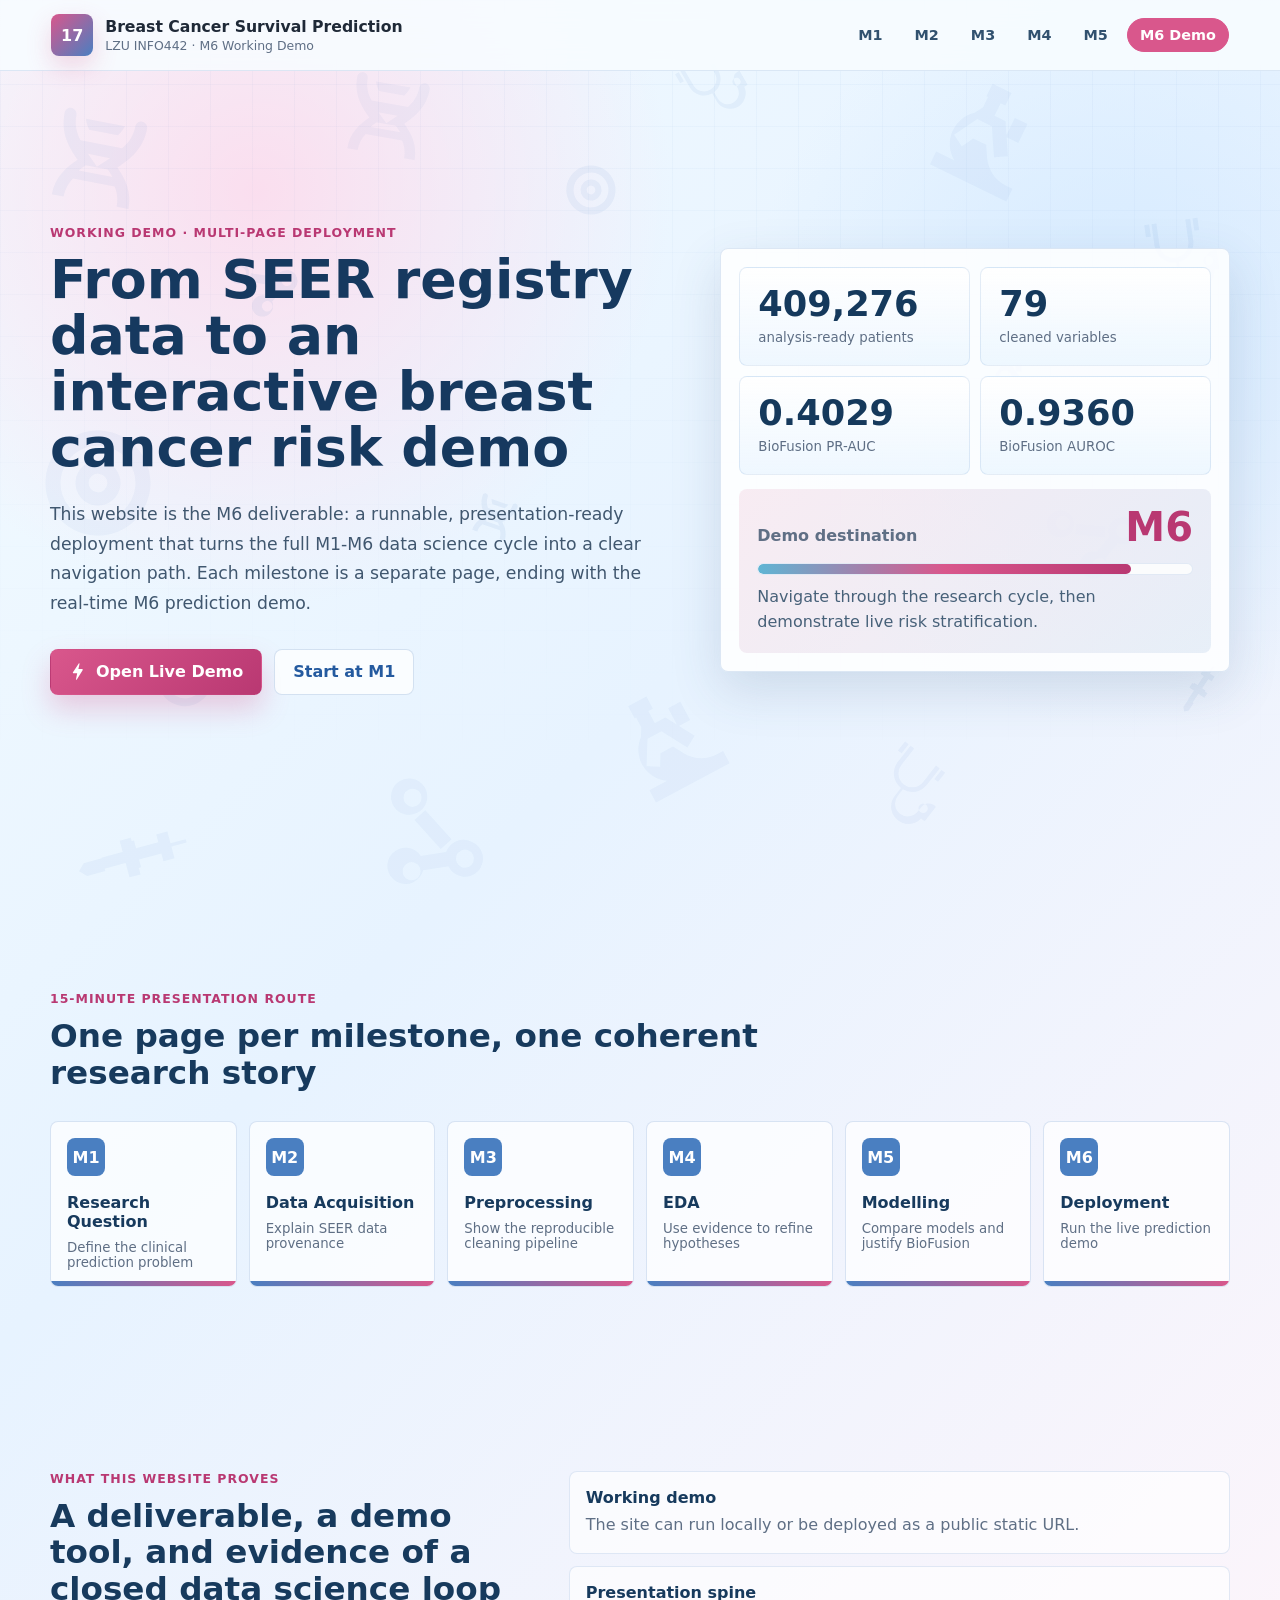
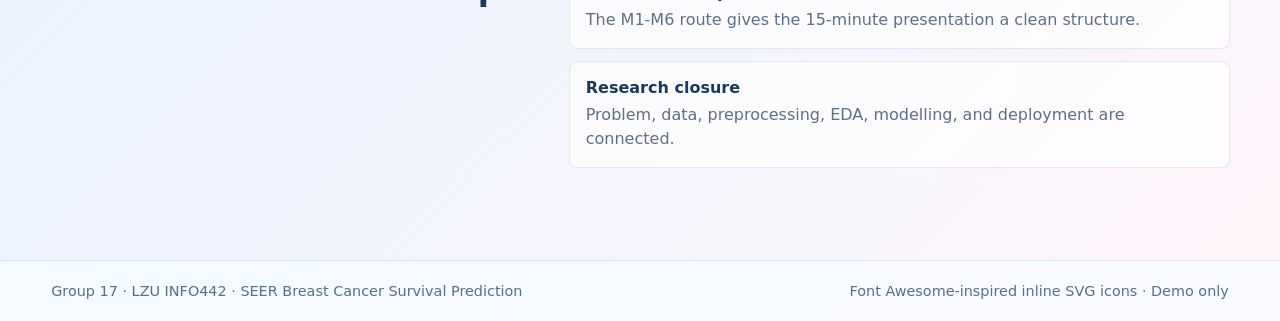
<file: index.html>
<!doctype html>
<html lang="en">
  <head>
    <meta charset="utf-8" />
    <meta name="viewport" content="width=device-width, initial-scale=1" />
    <title>Group 17 M6 Demo | Breast Cancer Survival Prediction</title>
    <meta
      name="description"
      content="INFO442 Group 17 multi-page working demo for SEER breast cancer-specific mortality prediction."
    />
    <link rel="stylesheet" href="styles.css" />
  </head>
  <body data-page="home">
    <div id="decor"></div>
    <header class="site-header">
      <a class="brand" href="index.html" aria-label="Home">
        <span class="brand-mark">17</span>
        <span>
          <strong>Breast Cancer Survival Prediction</strong>
          <small>LZU INFO442 · M6 Working Demo</small>
        </span>
      </a>
      <nav class="main-nav" aria-label="Milestone navigation">
        <a href="m1.html">M1</a>
        <a href="m2.html">M2</a>
        <a href="m3.html">M3</a>
        <a href="m4.html">M4</a>
        <a href="m5.html">M5</a>
        <a class="demo-link" href="m6.html">M6 Demo</a>
      </nav>
    </header>

    <main>
      <section class="hero section-band">
        <div class="hero-copy">
          <p class="eyebrow">Working demo · multi-page deployment</p>
          <h1>From SEER registry data to an interactive breast cancer risk demo</h1>
          <p class="hero-lede">
            This website is the M6 deliverable: a runnable, presentation-ready deployment
            that turns the full M1-M6 data science cycle into a clear navigation path.
            Each milestone is a separate page, ending with the real-time M6 prediction demo.
          </p>
          <div class="hero-actions">
            <a class="primary-action" href="m6.html">
              <svg aria-hidden="true"><use href="#fa-bolt"></use></svg>
              Open Live Demo
            </a>
            <a class="secondary-action" href="m1.html">Start at M1</a>
          </div>
        </div>
        <div class="hero-dashboard" aria-label="Project performance summary">
          <div class="metric-strip">
            <div>
              <span>409,276</span>
              <small>analysis-ready patients</small>
            </div>
            <div>
              <span>79</span>
              <small>cleaned variables</small>
            </div>
            <div>
              <span>0.4029</span>
              <small>BioFusion PR-AUC</small>
            </div>
            <div>
              <span>0.9360</span>
              <small>BioFusion AUROC</small>
            </div>
          </div>
          <div class="live-preview">
            <div class="preview-head">
              <span>Demo destination</span>
              <strong>M6</strong>
            </div>
            <div class="risk-track" aria-hidden="true">
              <span style="width: 86%"></span>
            </div>
            <p>Navigate through the research cycle, then demonstrate live risk stratification.</p>
          </div>
        </div>
      </section>

      <section class="section-band">
        <div class="section-head">
          <p class="eyebrow">15-minute presentation route</p>
          <h2>One page per milestone, one coherent research story</h2>
        </div>
        <div class="timeline">
          <a href="m1.html"><span>M1</span><strong>Research Question</strong><small>Define the clinical prediction problem</small></a>
          <a href="m2.html"><span>M2</span><strong>Data Acquisition</strong><small>Explain SEER data provenance</small></a>
          <a href="m3.html"><span>M3</span><strong>Preprocessing</strong><small>Show the reproducible cleaning pipeline</small></a>
          <a href="m4.html"><span>M4</span><strong>EDA</strong><small>Use evidence to refine hypotheses</small></a>
          <a href="m5.html"><span>M5</span><strong>Modelling</strong><small>Compare models and justify BioFusion</small></a>
          <a href="m6.html"><span>M6</span><strong>Deployment</strong><small>Run the live prediction demo</small></a>
        </div>
      </section>

      <section class="section-band closing">
        <div>
          <p class="milestone-label">What this website proves</p>
          <h2>A deliverable, a demo tool, and evidence of a closed data science loop</h2>
        </div>
        <div class="closing-grid">
          <div><strong>Working demo</strong><span>The site can run locally or be deployed as a public static URL.</span></div>
          <div><strong>Presentation spine</strong><span>The M1-M6 route gives the 15-minute presentation a clean structure.</span></div>
          <div><strong>Research closure</strong><span>Problem, data, preprocessing, EDA, modelling, and deployment are connected.</span></div>
        </div>
      </section>
    </main>

    <footer class="site-footer">
      <span>Group 17 · LZU INFO442 · SEER Breast Cancer Survival Prediction</span>
      <span>Font Awesome-inspired inline SVG icons · Demo only</span>
    </footer>
    <script src="script.js"></script>
  </body>
</html>
</file>
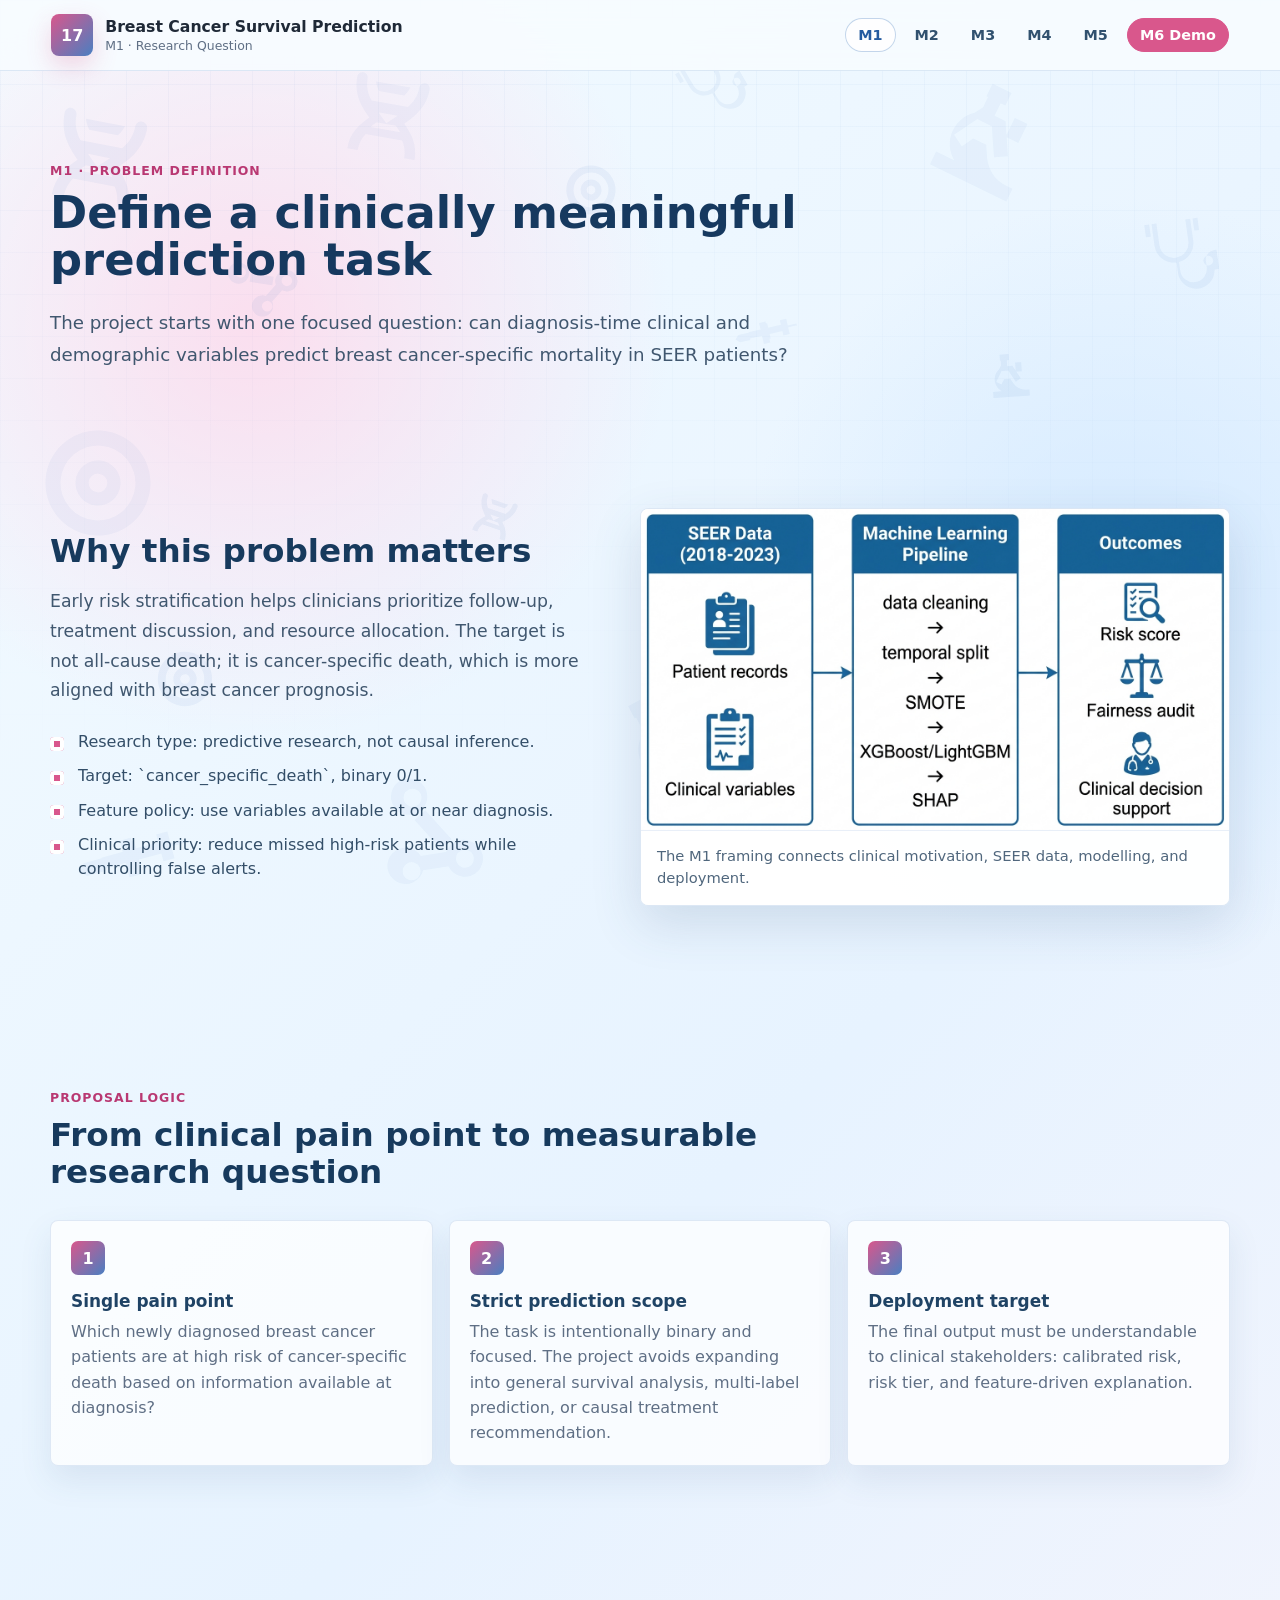
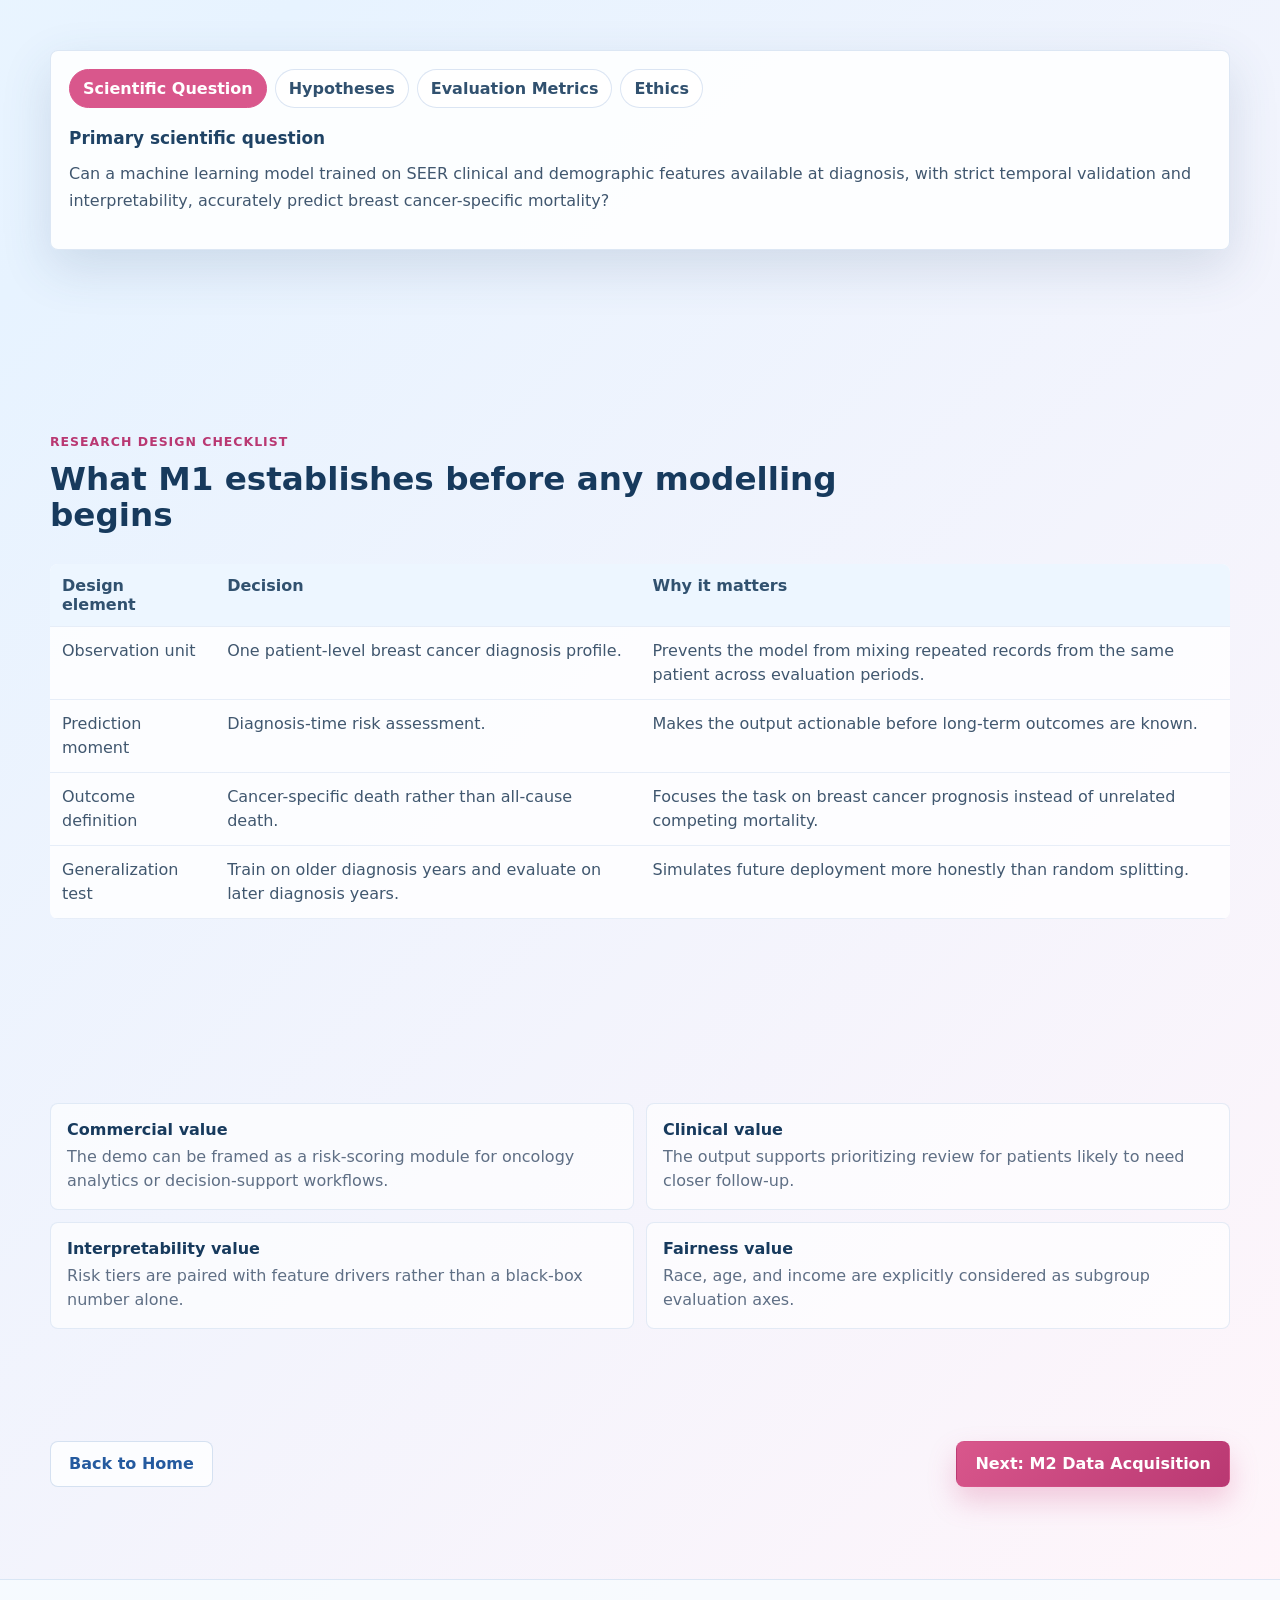
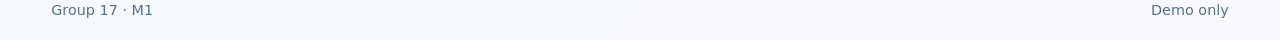
<file: m1.html>
<!doctype html>
<html lang="en">
  <head>
    <meta charset="utf-8" />
    <meta name="viewport" content="width=device-width, initial-scale=1" />
    <title>M1 Research Question | Group 17 Demo</title>
    <link rel="stylesheet" href="styles.css" />
  </head>
  <body data-page="m1">
    <div id="decor"></div>
    <header class="site-header">
      <a class="brand" href="index.html">
        <span class="brand-mark">17</span>
        <span><strong>Breast Cancer Survival Prediction</strong><small>M1 · Research Question</small></span>
      </a>
      <nav class="main-nav" aria-label="Milestone navigation">
        <a class="active" href="m1.html">M1</a><a href="m2.html">M2</a><a href="m3.html">M3</a>
        <a href="m4.html">M4</a><a href="m5.html">M5</a><a class="demo-link" href="m6.html">M6 Demo</a>
      </nav>
    </header>
    <main>
      <section class="page-hero section-band">
        <p class="milestone-label">M1 · Problem Definition</p>
        <h1>Define a clinically meaningful prediction task</h1>
        <p>
          The project starts with one focused question: can diagnosis-time clinical and
          demographic variables predict breast cancer-specific mortality in SEER patients?
        </p>
      </section>
      <section class="section-band two-col">
        <div class="section-copy">
          <h2>Why this problem matters</h2>
          <p>
            Early risk stratification helps clinicians prioritize follow-up, treatment discussion,
            and resource allocation. The target is not all-cause death; it is cancer-specific death,
            which is more aligned with breast cancer prognosis.
          </p>
          <ul class="check-list">
            <li>Research type: predictive research, not causal inference.</li>
            <li>Target: `cancer_specific_death`, binary 0/1.</li>
            <li>Feature policy: use variables available at or near diagnosis.</li>
            <li>Clinical priority: reduce missed high-risk patients while controlling false alerts.</li>
          </ul>
        </div>
        <figure class="figure-panel">
          <img src="assets/overview.png" alt="Project overview diagram" />
          <figcaption>The M1 framing connects clinical motivation, SEER data, modelling, and deployment.</figcaption>
        </figure>
      </section>
      <section class="section-band">
        <div class="section-head">
          <p class="eyebrow">Proposal logic</p>
          <h2>From clinical pain point to measurable research question</h2>
        </div>
        <div class="detail-grid">
          <article class="detail-card">
            <span>1</span>
            <h3>Single pain point</h3>
            <p>Which newly diagnosed breast cancer patients are at high risk of cancer-specific death based on information available at diagnosis?</p>
          </article>
          <article class="detail-card">
            <span>2</span>
            <h3>Strict prediction scope</h3>
            <p>The task is intentionally binary and focused. The project avoids expanding into general survival analysis, multi-label prediction, or causal treatment recommendation.</p>
          </article>
          <article class="detail-card">
            <span>3</span>
            <h3>Deployment target</h3>
            <p>The final output must be understandable to clinical stakeholders: calibrated risk, risk tier, and feature-driven explanation.</p>
          </article>
        </div>
      </section>
      <section class="section-band">
        <div class="tab-shell" data-tab-group>
          <div class="tab-buttons">
            <button class="active" data-tab="question" type="button">Scientific Question</button>
            <button data-tab="hypothesis" type="button">Hypotheses</button>
            <button data-tab="metrics" type="button">Evaluation Metrics</button>
            <button data-tab="ethics" type="button">Ethics</button>
          </div>
          <div class="tab-panel active" data-tab-panel="question">
            <h3>Primary scientific question</h3>
            <p>Can a machine learning model trained on SEER clinical and demographic features available at diagnosis, with strict temporal validation and interpretability, accurately predict breast cancer-specific mortality?</p>
          </div>
          <div class="tab-panel" data-tab-panel="hypothesis">
            <h3>Core hypothesis</h3>
            <p>Advanced stage, triple-negative subtype, and nodal involvement are expected to be the strongest mortality predictors. Demographic variables such as race and income may add signal because they proxy access, screening, and structural inequities.</p>
          </div>
          <div class="tab-panel" data-tab-panel="metrics">
            <h3>Metric design</h3>
            <p>Because the positive class is rare, the project prioritizes PR-AUC, minority-class F1, sensitivity at high specificity, and Brier Score. Accuracy is not suitable as the primary metric.</p>
          </div>
          <div class="tab-panel" data-tab-panel="ethics">
            <h3>Ethical guardrails</h3>
            <p>SEER data is de-identified. The model is framed as decision support only. Fairness auditing across race, age, and income groups is treated as a required part of the research lifecycle.</p>
          </div>
        </div>
      </section>
      <section class="section-band">
        <div class="section-head">
          <p class="eyebrow">Research design checklist</p>
          <h2>What M1 establishes before any modelling begins</h2>
        </div>
        <table class="mini-table">
          <thead>
            <tr><th>Design element</th><th>Decision</th><th>Why it matters</th></tr>
          </thead>
          <tbody>
            <tr><td>Observation unit</td><td>One patient-level breast cancer diagnosis profile.</td><td>Prevents the model from mixing repeated records from the same patient across evaluation periods.</td></tr>
            <tr><td>Prediction moment</td><td>Diagnosis-time risk assessment.</td><td>Makes the output actionable before long-term outcomes are known.</td></tr>
            <tr><td>Outcome definition</td><td>Cancer-specific death rather than all-cause death.</td><td>Focuses the task on breast cancer prognosis instead of unrelated competing mortality.</td></tr>
            <tr><td>Generalization test</td><td>Train on older diagnosis years and evaluate on later diagnosis years.</td><td>Simulates future deployment more honestly than random splitting.</td></tr>
          </tbody>
        </table>
      </section>
      <section class="section-band">
        <div class="principle-grid">
          <div><strong>Commercial value</strong><span>The demo can be framed as a risk-scoring module for oncology analytics or decision-support workflows.</span></div>
          <div><strong>Clinical value</strong><span>The output supports prioritizing review for patients likely to need closer follow-up.</span></div>
          <div><strong>Interpretability value</strong><span>Risk tiers are paired with feature drivers rather than a black-box number alone.</span></div>
          <div><strong>Fairness value</strong><span>Race, age, and income are explicitly considered as subgroup evaluation axes.</span></div>
        </div>
      </section>
      <section class="section-band nav-pager">
        <a class="secondary-action" href="index.html">Back to Home</a>
        <a class="primary-action" href="m2.html">Next: M2 Data Acquisition</a>
      </section>
    </main>
    <footer class="site-footer"><span>Group 17 · M1</span><span>Demo only</span></footer>
    <script src="script.js"></script>
  </body>
</html>
</file>
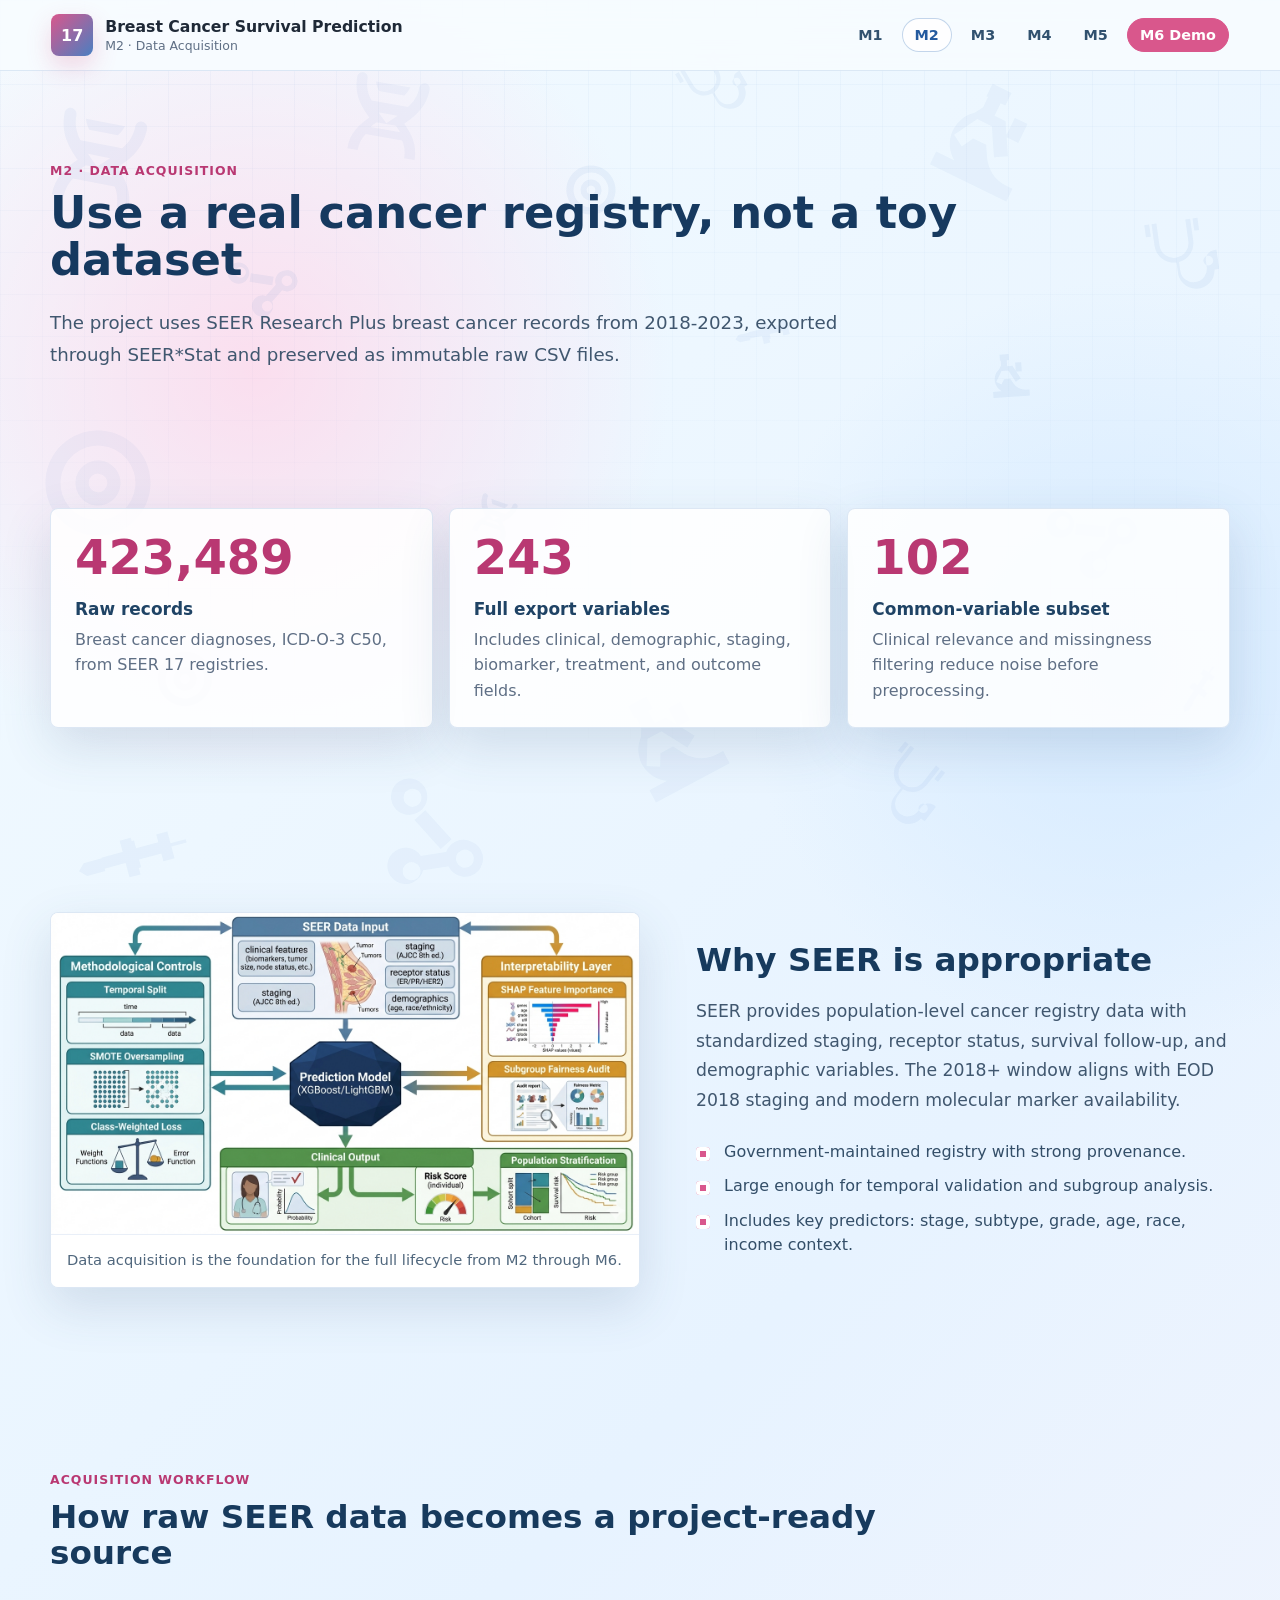
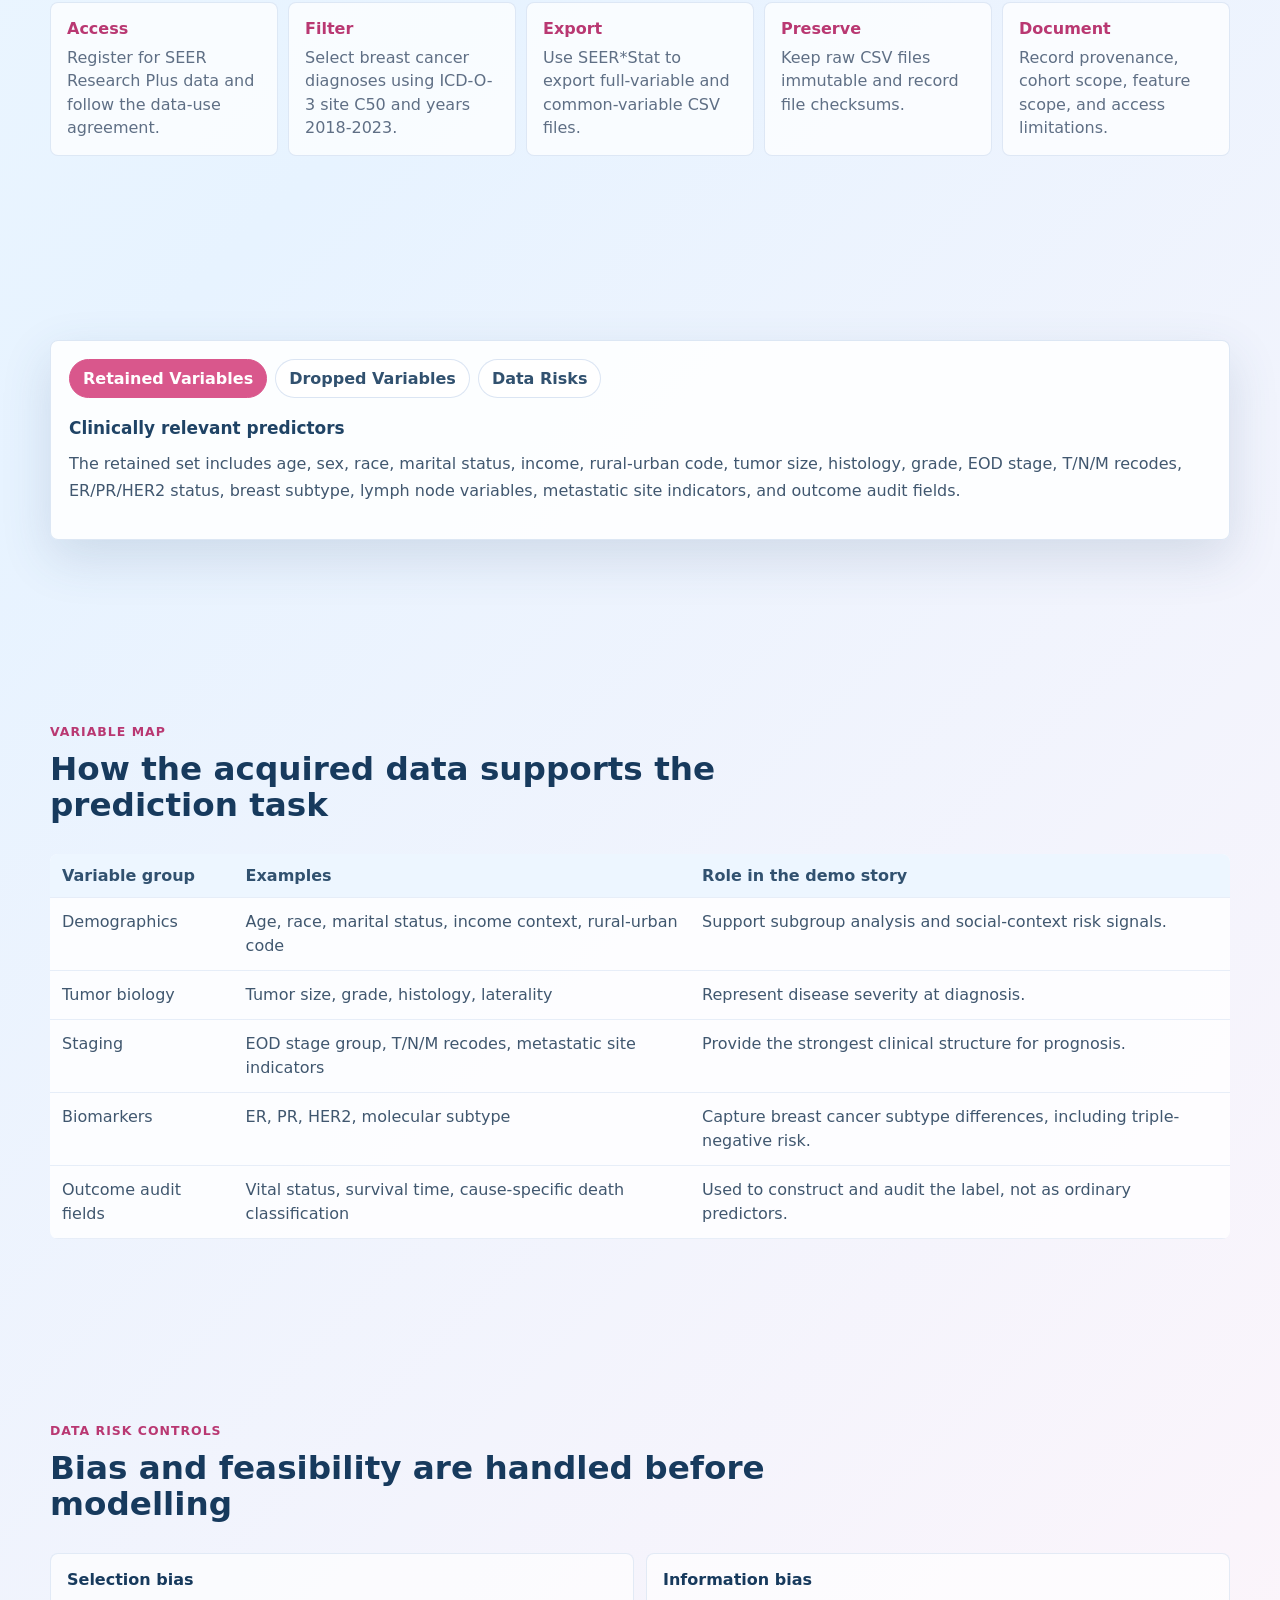
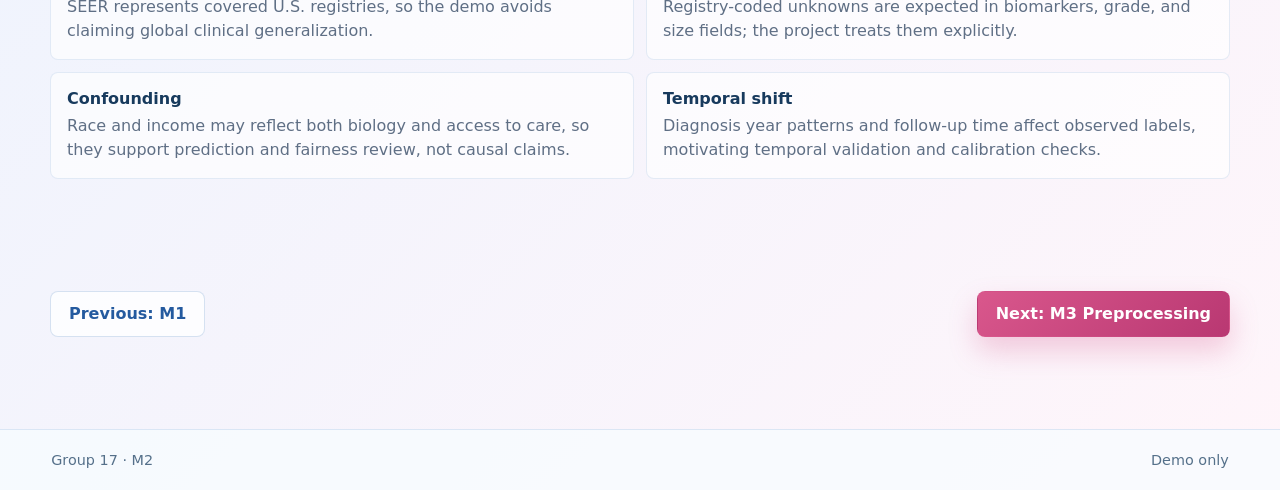
<file: m2.html>
<!doctype html>
<html lang="en">
  <head>
    <meta charset="utf-8" />
    <meta name="viewport" content="width=device-width, initial-scale=1" />
    <title>M2 Data Acquisition | Group 17 Demo</title>
    <link rel="stylesheet" href="styles.css" />
  </head>
  <body data-page="m2">
    <div id="decor"></div>
    <header class="site-header">
      <a class="brand" href="index.html">
        <span class="brand-mark">17</span>
        <span><strong>Breast Cancer Survival Prediction</strong><small>M2 · Data Acquisition</small></span>
      </a>
      <nav class="main-nav" aria-label="Milestone navigation">
        <a href="m1.html">M1</a><a class="active" href="m2.html">M2</a><a href="m3.html">M3</a>
        <a href="m4.html">M4</a><a href="m5.html">M5</a><a class="demo-link" href="m6.html">M6 Demo</a>
      </nav>
    </header>
    <main>
      <section class="page-hero section-band">
        <p class="milestone-label">M2 · Data Acquisition</p>
        <h1>Use a real cancer registry, not a toy dataset</h1>
        <p>
          The project uses SEER Research Plus breast cancer records from 2018-2023,
          exported through SEER*Stat and preserved as immutable raw CSV files.
        </p>
      </section>
      <section class="section-band">
        <div class="data-grid">
          <article><span class="data-number">423,489</span><h3>Raw records</h3><p>Breast cancer diagnoses, ICD-O-3 C50, from SEER 17 registries.</p></article>
          <article><span class="data-number">243</span><h3>Full export variables</h3><p>Includes clinical, demographic, staging, biomarker, treatment, and outcome fields.</p></article>
          <article><span class="data-number">102</span><h3>Common-variable subset</h3><p>Clinical relevance and missingness filtering reduce noise before preprocessing.</p></article>
        </div>
      </section>
      <section class="section-band two-col reverse">
        <figure class="figure-panel">
          <img src="assets/framework.png" alt="Data science framework diagram" />
          <figcaption>Data acquisition is the foundation for the full lifecycle from M2 through M6.</figcaption>
        </figure>
        <div class="section-copy">
          <h2>Why SEER is appropriate</h2>
          <p>
            SEER provides population-level cancer registry data with standardized staging,
            receptor status, survival follow-up, and demographic variables. The 2018+ window
            aligns with EOD 2018 staging and modern molecular marker availability.
          </p>
          <ul class="check-list">
            <li>Government-maintained registry with strong provenance.</li>
            <li>Large enough for temporal validation and subgroup analysis.</li>
            <li>Includes key predictors: stage, subtype, grade, age, race, income context.</li>
          </ul>
        </div>
      </section>
      <section class="section-band">
        <div class="section-head">
          <p class="eyebrow">Acquisition workflow</p>
          <h2>How raw SEER data becomes a project-ready source</h2>
        </div>
        <div class="flow-board">
          <div class="flow-step"><strong>Access</strong><span>Register for SEER Research Plus data and follow the data-use agreement.</span></div>
          <div class="flow-step"><strong>Filter</strong><span>Select breast cancer diagnoses using ICD-O-3 site C50 and years 2018-2023.</span></div>
          <div class="flow-step"><strong>Export</strong><span>Use SEER*Stat to export full-variable and common-variable CSV files.</span></div>
          <div class="flow-step"><strong>Preserve</strong><span>Keep raw CSV files immutable and record file checksums.</span></div>
          <div class="flow-step"><strong>Document</strong><span>Record provenance, cohort scope, feature scope, and access limitations.</span></div>
        </div>
      </section>
      <section class="section-band">
        <div class="tab-shell" data-tab-group>
          <div class="tab-buttons">
            <button class="active" data-tab="retained" type="button">Retained Variables</button>
            <button data-tab="dropped" type="button">Dropped Variables</button>
            <button data-tab="risks" type="button">Data Risks</button>
          </div>
          <div class="tab-panel active" data-tab-panel="retained">
            <h3>Clinically relevant predictors</h3>
            <p>The retained set includes age, sex, race, marital status, income, rural-urban code, tumor size, histology, grade, EOD stage, T/N/M recodes, ER/PR/HER2 status, breast subtype, lymph node variables, metastatic site indicators, and outcome audit fields.</p>
          </div>
          <div class="tab-panel" data-tab-panel="dropped">
            <h3>Variables removed before analysis</h3>
            <p>Legacy staging fields, non-breast site-specific factors, fully blank retired schemas, and redundant age recodes are removed to reduce noise and multicollinearity.</p>
          </div>
          <div class="tab-panel" data-tab-panel="risks">
            <h3>Bias and risk assessment</h3>
            <p>The project documents selection bias, information bias, confounding by race and income, missingness codes, multiple primaries, class imbalance, and temporal distribution shift.</p>
          </div>
        </div>
      </section>
      <section class="section-band">
        <div class="section-head">
          <p class="eyebrow">Variable map</p>
          <h2>How the acquired data supports the prediction task</h2>
        </div>
        <table class="mini-table">
          <thead><tr><th>Variable group</th><th>Examples</th><th>Role in the demo story</th></tr></thead>
          <tbody>
            <tr><td>Demographics</td><td>Age, race, marital status, income context, rural-urban code</td><td>Support subgroup analysis and social-context risk signals.</td></tr>
            <tr><td>Tumor biology</td><td>Tumor size, grade, histology, laterality</td><td>Represent disease severity at diagnosis.</td></tr>
            <tr><td>Staging</td><td>EOD stage group, T/N/M recodes, metastatic site indicators</td><td>Provide the strongest clinical structure for prognosis.</td></tr>
            <tr><td>Biomarkers</td><td>ER, PR, HER2, molecular subtype</td><td>Capture breast cancer subtype differences, including triple-negative risk.</td></tr>
            <tr><td>Outcome audit fields</td><td>Vital status, survival time, cause-specific death classification</td><td>Used to construct and audit the label, not as ordinary predictors.</td></tr>
          </tbody>
        </table>
      </section>
      <section class="section-band">
        <div class="section-head">
          <p class="eyebrow">Data risk controls</p>
          <h2>Bias and feasibility are handled before modelling</h2>
        </div>
        <div class="principle-grid">
          <div><strong>Selection bias</strong><span>SEER represents covered U.S. registries, so the demo avoids claiming global clinical generalization.</span></div>
          <div><strong>Information bias</strong><span>Registry-coded unknowns are expected in biomarkers, grade, and size fields; the project treats them explicitly.</span></div>
          <div><strong>Confounding</strong><span>Race and income may reflect both biology and access to care, so they support prediction and fairness review, not causal claims.</span></div>
          <div><strong>Temporal shift</strong><span>Diagnosis year patterns and follow-up time affect observed labels, motivating temporal validation and calibration checks.</span></div>
        </div>
      </section>
      <section class="section-band nav-pager">
        <a class="secondary-action" href="m1.html">Previous: M1</a>
        <a class="primary-action" href="m3.html">Next: M3 Preprocessing</a>
      </section>
    </main>
    <footer class="site-footer"><span>Group 17 · M2</span><span>Demo only</span></footer>
    <script src="script.js"></script>
  </body>
</html>
</file>
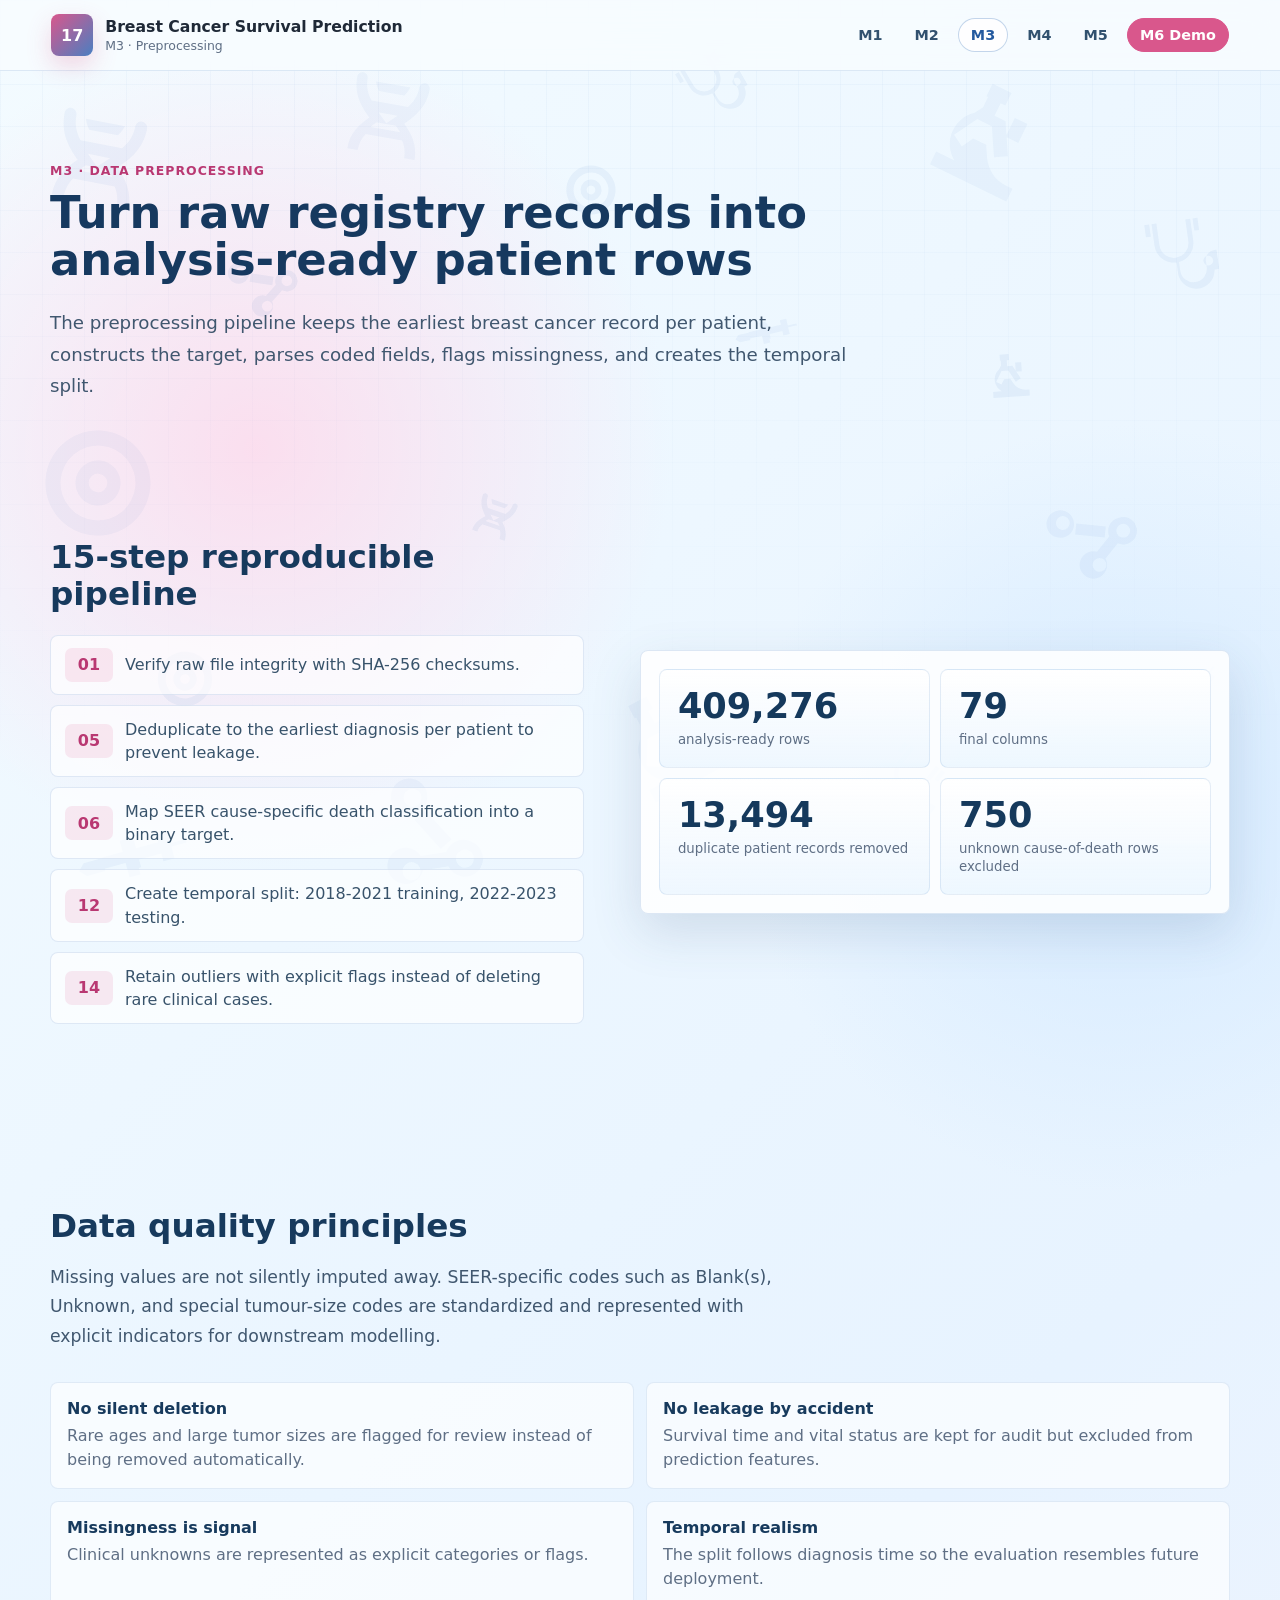
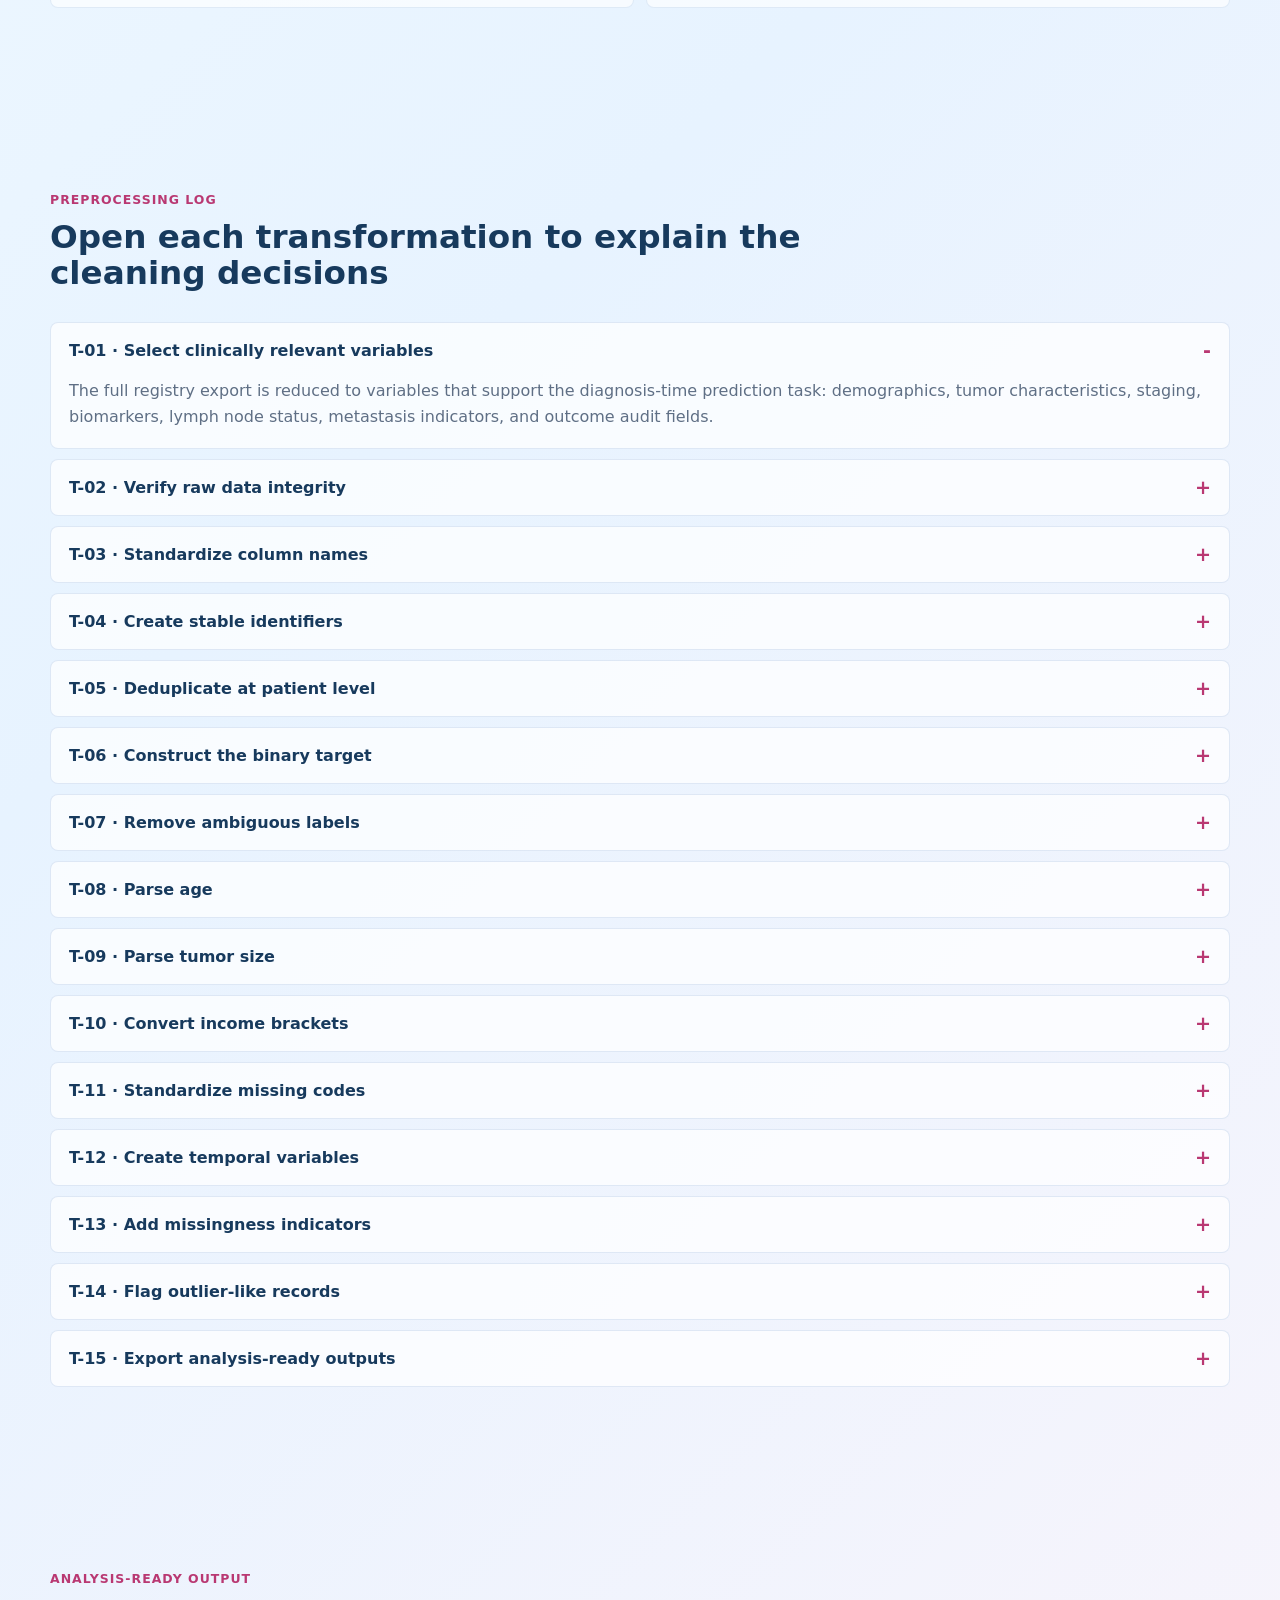
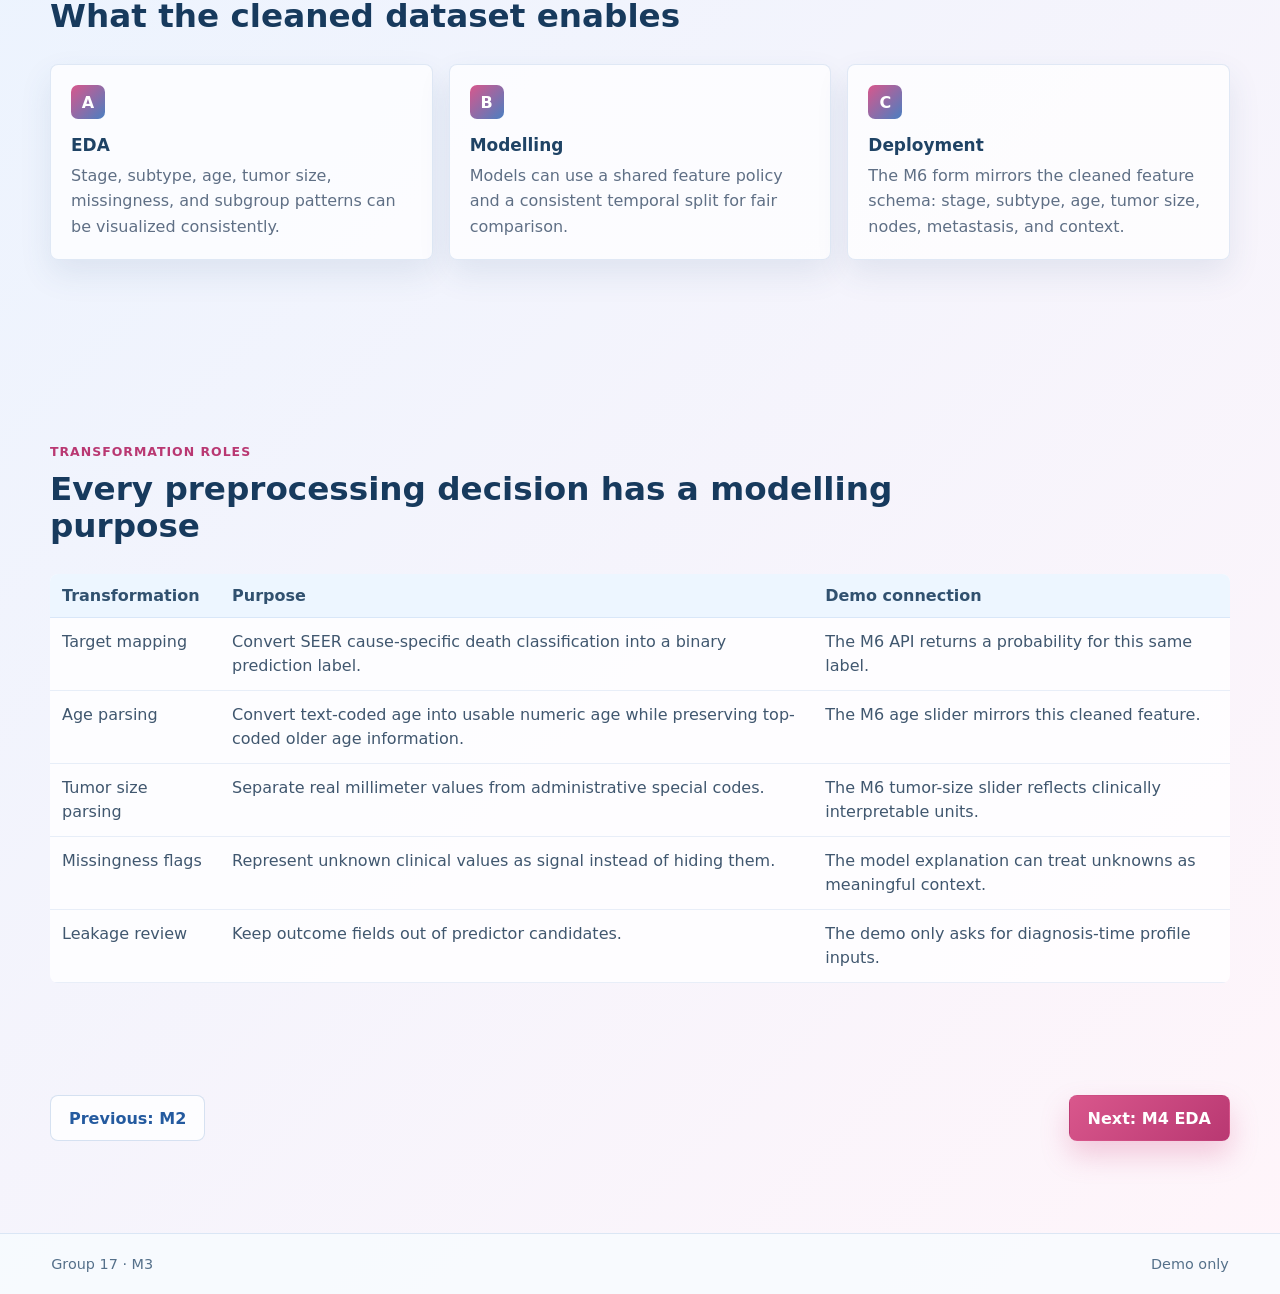
<file: m3.html>
<!doctype html>
<html lang="en">
  <head>
    <meta charset="utf-8" />
    <meta name="viewport" content="width=device-width, initial-scale=1" />
    <title>M3 Preprocessing | Group 17 Demo</title>
    <link rel="stylesheet" href="styles.css" />
  </head>
  <body data-page="m3">
    <div id="decor"></div>
    <header class="site-header">
      <a class="brand" href="index.html">
        <span class="brand-mark">17</span>
        <span><strong>Breast Cancer Survival Prediction</strong><small>M3 · Preprocessing</small></span>
      </a>
      <nav class="main-nav" aria-label="Milestone navigation">
        <a href="m1.html">M1</a><a href="m2.html">M2</a><a class="active" href="m3.html">M3</a>
        <a href="m4.html">M4</a><a href="m5.html">M5</a><a class="demo-link" href="m6.html">M6 Demo</a>
      </nav>
    </header>
    <main>
      <section class="page-hero section-band">
        <p class="milestone-label">M3 · Data Preprocessing</p>
        <h1>Turn raw registry records into analysis-ready patient rows</h1>
        <p>
          The preprocessing pipeline keeps the earliest breast cancer record per patient,
          constructs the target, parses coded fields, flags missingness, and creates the temporal split.
        </p>
      </section>
      <section class="section-band two-col">
        <div class="section-copy">
          <h2>15-step reproducible pipeline</h2>
          <div class="process-list">
            <div><span>01</span>Verify raw file integrity with SHA-256 checksums.</div>
            <div><span>05</span>Deduplicate to the earliest diagnosis per patient to prevent leakage.</div>
            <div><span>06</span>Map SEER cause-specific death classification into a binary target.</div>
            <div><span>12</span>Create temporal split: 2018-2021 training, 2022-2023 testing.</div>
            <div><span>14</span>Retain outliers with explicit flags instead of deleting rare clinical cases.</div>
          </div>
        </div>
        <div class="hero-dashboard">
          <div class="metric-strip">
            <div><span>409,276</span><small>analysis-ready rows</small></div>
            <div><span>79</span><small>final columns</small></div>
            <div><span>13,494</span><small>duplicate patient records removed</small></div>
            <div><span>750</span><small>unknown cause-of-death rows excluded</small></div>
          </div>
        </div>
      </section>
      <section class="section-band">
        <div class="section-head">
          <h2>Data quality principles</h2>
          <p>
            Missing values are not silently imputed away. SEER-specific codes such as
            Blank(s), Unknown, and special tumour-size codes are standardized and represented
            with explicit indicators for downstream modelling.
          </p>
        </div>
        <div class="principle-grid">
          <div><strong>No silent deletion</strong><span>Rare ages and large tumor sizes are flagged for review instead of being removed automatically.</span></div>
          <div><strong>No leakage by accident</strong><span>Survival time and vital status are kept for audit but excluded from prediction features.</span></div>
          <div><strong>Missingness is signal</strong><span>Clinical unknowns are represented as explicit categories or flags.</span></div>
          <div><strong>Temporal realism</strong><span>The split follows diagnosis time so the evaluation resembles future deployment.</span></div>
        </div>
      </section>
      <section class="section-band">
        <div class="section-head">
          <p class="eyebrow">Preprocessing log</p>
          <h2>Open each transformation to explain the cleaning decisions</h2>
        </div>
        <div class="accordion">
          <div class="accordion-item open">
            <button class="accordion-button" type="button">T-01 · Select clinically relevant variables</button>
            <div class="accordion-panel">The full registry export is reduced to variables that support the diagnosis-time prediction task: demographics, tumor characteristics, staging, biomarkers, lymph node status, metastasis indicators, and outcome audit fields.</div>
          </div>
          <div class="accordion-item">
            <button class="accordion-button" type="button">T-02 · Verify raw data integrity</button>
            <div class="accordion-panel">The pipeline records a checksum and basic dataset profile so future runs can detect accidental changes before any analysis begins.</div>
          </div>
          <div class="accordion-item">
            <button class="accordion-button" type="button">T-03 · Standardize column names</button>
            <div class="accordion-panel">Long SEER labels with spaces, punctuation, and parentheses are converted to consistent snake_case names for safer modelling code.</div>
          </div>
          <div class="accordion-item">
            <button class="accordion-button" type="button">T-04 · Create stable identifiers</button>
            <div class="accordion-panel">A stable row identifier is created while retaining the original patient identifier for deduplication and audit checks.</div>
          </div>
          <div class="accordion-item">
            <button class="accordion-button" type="button">T-05 · Deduplicate at patient level</button>
            <div class="accordion-panel">For patients with multiple breast cancer records, the earliest diagnosis is retained to avoid patient-level leakage between training and evaluation periods.</div>
          </div>
          <div class="accordion-item">
            <button class="accordion-button" type="button">T-06 · Construct the binary target</button>
            <div class="accordion-panel">SEER cause-specific death classification is mapped to `cancer_specific_death`, where 1 means death attributable to breast cancer and 0 means alive or death from another cause.</div>
          </div>
          <div class="accordion-item">
            <button class="accordion-button" type="button">T-07 · Remove ambiguous labels</button>
            <div class="accordion-panel">Rows with missing or unknown cause of death are excluded from target modelling because assigning them to either class would introduce label noise.</div>
          </div>
          <div class="accordion-item">
            <button class="accordion-button" type="button">T-08 · Parse age</button>
            <div class="accordion-panel">Age recodes are converted into numeric age while preserving the top-coded 90+ indicator as a separate flag.</div>
          </div>
          <div class="accordion-item">
            <button class="accordion-button" type="button">T-09 · Parse tumor size</button>
            <div class="accordion-panel">True tumor-size measurements are converted to millimeters, while administrative special codes are treated as missing-like values with explicit flags.</div>
          </div>
          <div class="accordion-item">
            <button class="accordion-button" type="button">T-10 · Convert income brackets</button>
            <div class="accordion-panel">Income categories are converted into approximate numeric midpoints while preserving missing and top-coded information.</div>
          </div>
          <div class="accordion-item">
            <button class="accordion-button" type="button">T-11 · Standardize missing codes</button>
            <div class="accordion-panel">Different SEER missingness labels are standardized so modelling and visualization code can handle them consistently.</div>
          </div>
          <div class="accordion-item">
            <button class="accordion-button" type="button">T-12 · Create temporal variables</button>
            <div class="accordion-panel">The dataset is labelled for temporal validation and for COVID-era sensitivity analysis, supporting a realistic deployment-style evaluation.</div>
          </div>
          <div class="accordion-item">
            <button class="accordion-button" type="button">T-13 · Add missingness indicators</button>
            <div class="accordion-panel">Flags are created for clinically important fields such as tumor size, grade, stage, ER, PR, HER2, and subtype because missingness can itself carry signal.</div>
          </div>
          <div class="accordion-item">
            <button class="accordion-button" type="button">T-14 · Flag outlier-like records</button>
            <div class="accordion-panel">Rare ages and large tumor sizes are flagged for sensitivity analysis rather than removed, because they may represent real clinical presentations.</div>
          </div>
          <div class="accordion-item">
            <button class="accordion-button" type="button">T-15 · Export analysis-ready outputs</button>
            <div class="accordion-panel">The final dataset, schema, exclusion summary, and data-quality report are produced so downstream EDA and modelling are reproducible.</div>
          </div>
        </div>
        </div>
      </section>
      <section class="section-band">
        <div class="section-head">
          <p class="eyebrow">Analysis-ready output</p>
          <h2>What the cleaned dataset enables</h2>
        </div>
        <div class="detail-grid">
          <article class="detail-card"><span>A</span><h3>EDA</h3><p>Stage, subtype, age, tumor size, missingness, and subgroup patterns can be visualized consistently.</p></article>
          <article class="detail-card"><span>B</span><h3>Modelling</h3><p>Models can use a shared feature policy and a consistent temporal split for fair comparison.</p></article>
          <article class="detail-card"><span>C</span><h3>Deployment</h3><p>The M6 form mirrors the cleaned feature schema: stage, subtype, age, tumor size, nodes, metastasis, and context.</p></article>
        </div>
      </section>
      <section class="section-band">
        <div class="section-head">
          <p class="eyebrow">Transformation roles</p>
          <h2>Every preprocessing decision has a modelling purpose</h2>
        </div>
        <table class="mini-table">
          <thead><tr><th>Transformation</th><th>Purpose</th><th>Demo connection</th></tr></thead>
          <tbody>
            <tr><td>Target mapping</td><td>Convert SEER cause-specific death classification into a binary prediction label.</td><td>The M6 API returns a probability for this same label.</td></tr>
            <tr><td>Age parsing</td><td>Convert text-coded age into usable numeric age while preserving top-coded older age information.</td><td>The M6 age slider mirrors this cleaned feature.</td></tr>
            <tr><td>Tumor size parsing</td><td>Separate real millimeter values from administrative special codes.</td><td>The M6 tumor-size slider reflects clinically interpretable units.</td></tr>
            <tr><td>Missingness flags</td><td>Represent unknown clinical values as signal instead of hiding them.</td><td>The model explanation can treat unknowns as meaningful context.</td></tr>
            <tr><td>Leakage review</td><td>Keep outcome fields out of predictor candidates.</td><td>The demo only asks for diagnosis-time profile inputs.</td></tr>
          </tbody>
        </table>
      </section>
      <section class="section-band nav-pager">
        <a class="secondary-action" href="m2.html">Previous: M2</a>
        <a class="primary-action" href="m4.html">Next: M4 EDA</a>
      </section>
    </main>
    <footer class="site-footer"><span>Group 17 · M3</span><span>Demo only</span></footer>
    <script src="script.js"></script>
  </body>
</html>
</file>
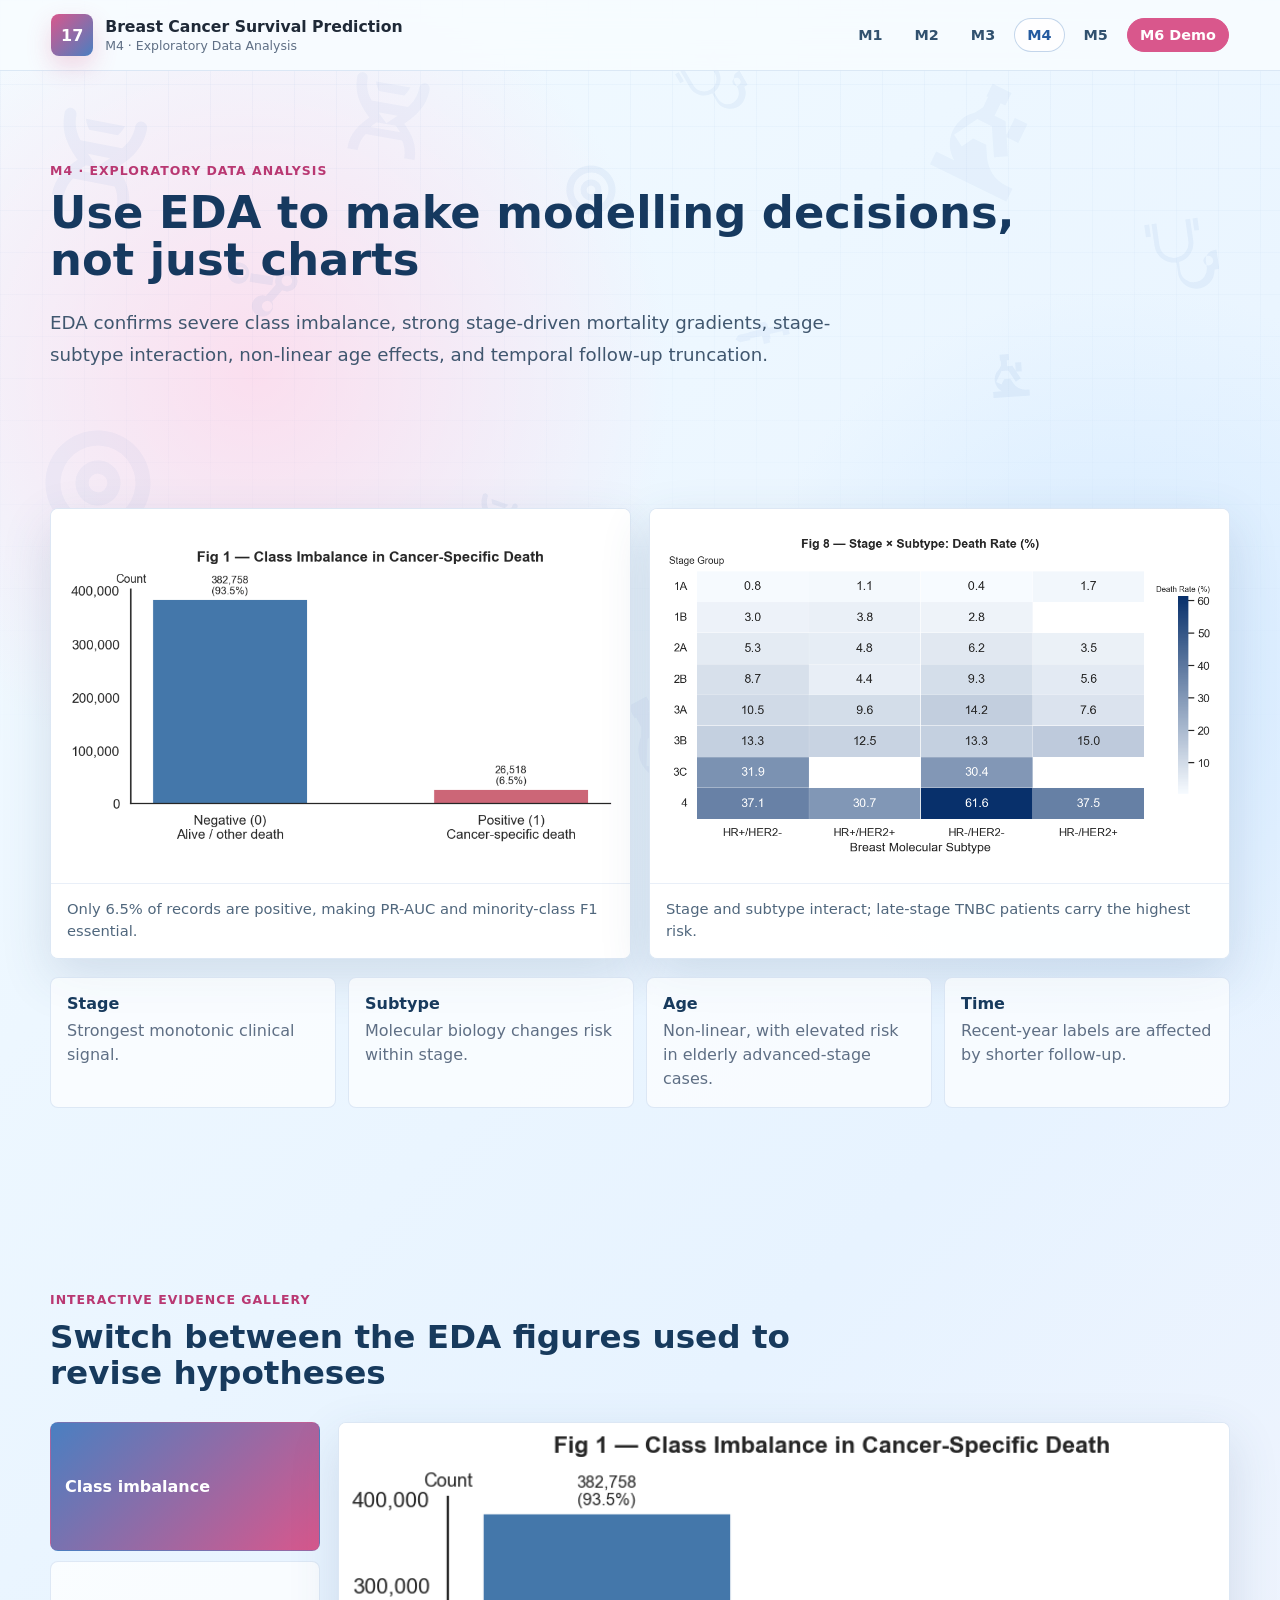
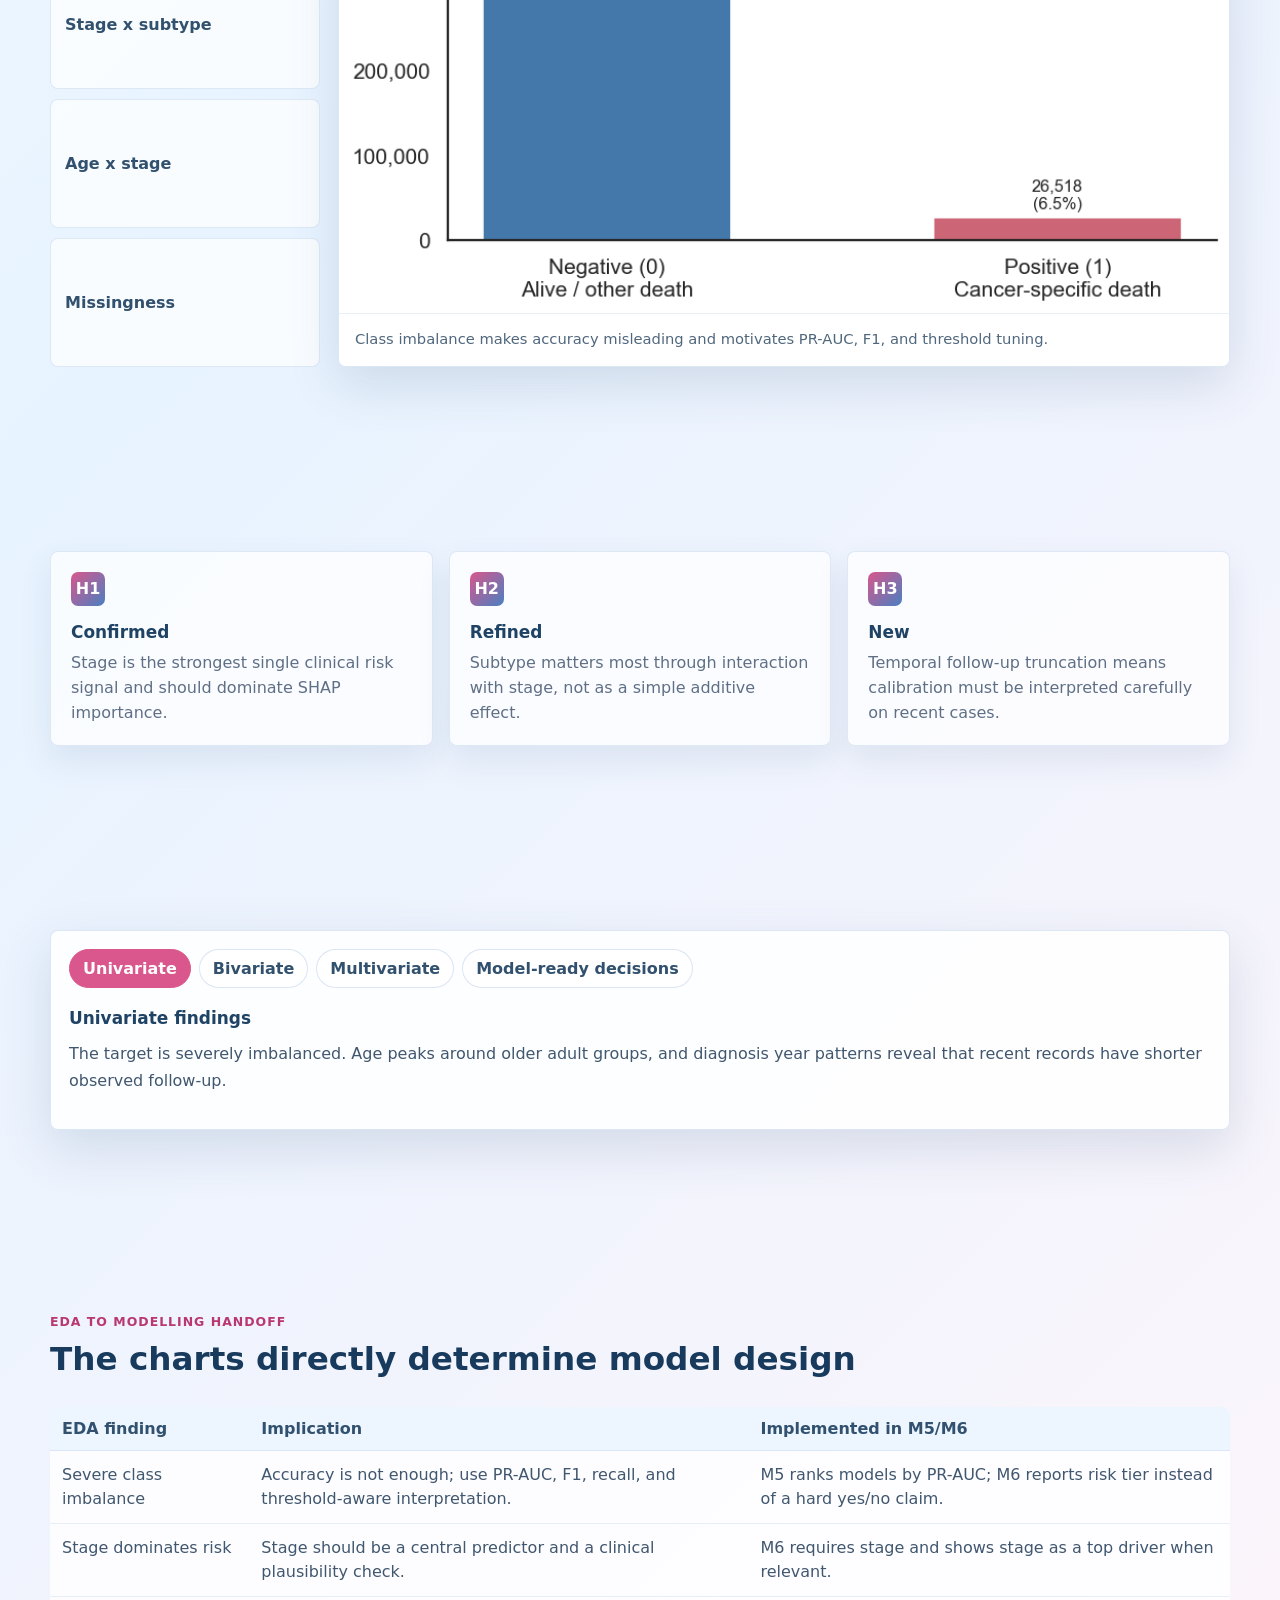
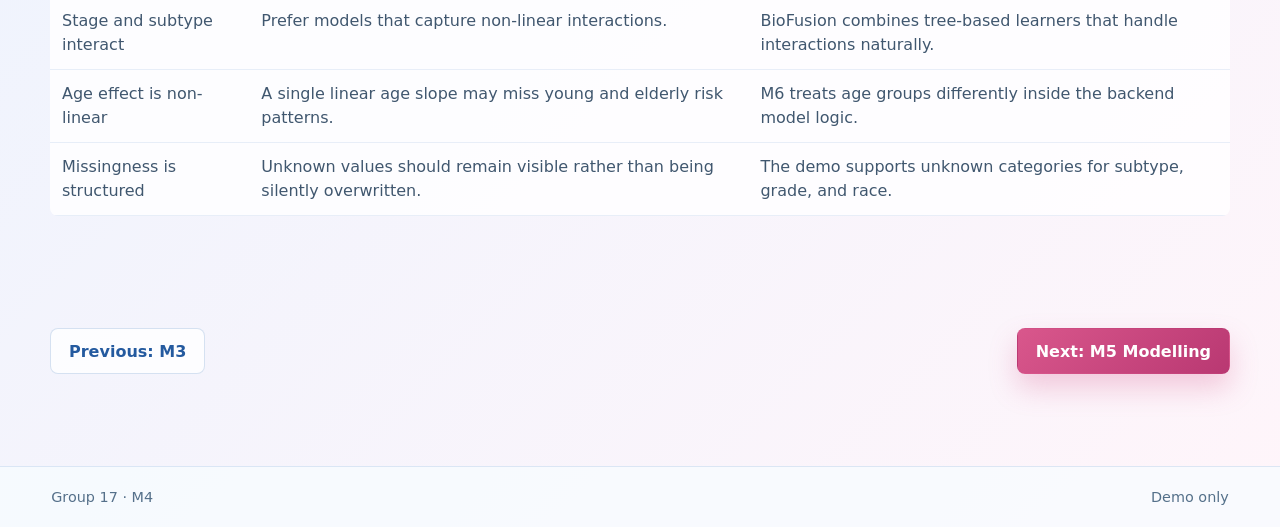
<file: m4.html>
<!doctype html>
<html lang="en">
  <head>
    <meta charset="utf-8" />
    <meta name="viewport" content="width=device-width, initial-scale=1" />
    <title>M4 EDA | Group 17 Demo</title>
    <link rel="stylesheet" href="styles.css" />
  </head>
  <body data-page="m4">
    <div id="decor"></div>
    <header class="site-header">
      <a class="brand" href="index.html">
        <span class="brand-mark">17</span>
        <span><strong>Breast Cancer Survival Prediction</strong><small>M4 · Exploratory Data Analysis</small></span>
      </a>
      <nav class="main-nav" aria-label="Milestone navigation">
        <a href="m1.html">M1</a><a href="m2.html">M2</a><a href="m3.html">M3</a>
        <a class="active" href="m4.html">M4</a><a href="m5.html">M5</a><a class="demo-link" href="m6.html">M6 Demo</a>
      </nav>
    </header>
    <main>
      <section class="page-hero section-band">
        <p class="milestone-label">M4 · Exploratory Data Analysis</p>
        <h1>Use EDA to make modelling decisions, not just charts</h1>
        <p>
          EDA confirms severe class imbalance, strong stage-driven mortality gradients,
          stage-subtype interaction, non-linear age effects, and temporal follow-up truncation.
        </p>
      </section>
      <section class="section-band">
        <div class="evidence-grid">
          <figure class="figure-panel compact">
            <img src="assets/class_imbalance.png" alt="Class imbalance chart" />
            <figcaption>Only 6.5% of records are positive, making PR-AUC and minority-class F1 essential.</figcaption>
          </figure>
          <figure class="figure-panel compact">
            <img src="assets/stage_subtype_heatmap.png" alt="Stage by subtype mortality heatmap" />
            <figcaption>Stage and subtype interact; late-stage TNBC patients carry the highest risk.</figcaption>
          </figure>
        </div>
        <div class="insight-row">
          <div><strong>Stage</strong><span>Strongest monotonic clinical signal.</span></div>
          <div><strong>Subtype</strong><span>Molecular biology changes risk within stage.</span></div>
          <div><strong>Age</strong><span>Non-linear, with elevated risk in elderly advanced-stage cases.</span></div>
          <div><strong>Time</strong><span>Recent-year labels are affected by shorter follow-up.</span></div>
        </div>
      </section>
      <section class="section-band">
        <div class="section-head">
          <p class="eyebrow">Interactive evidence gallery</p>
          <h2>Switch between the EDA figures used to revise hypotheses</h2>
        </div>
        <div class="gallery-shell" data-gallery>
          <div class="gallery-buttons">
            <button class="active" type="button" data-gallery-target data-src="assets/class_imbalance.png" data-alt="Class imbalance chart" data-caption="Class imbalance makes accuracy misleading and motivates PR-AUC, F1, and threshold tuning.">Class imbalance</button>
            <button type="button" data-gallery-target data-src="assets/stage_subtype_heatmap.png" data-alt="Stage subtype heatmap" data-caption="Stage and molecular subtype interact, especially in advanced disease.">Stage x subtype</button>
            <button type="button" data-gallery-target data-src="assets/age_stage_heatmap.png" data-alt="Age stage heatmap" data-caption="Age is not a simple linear feature; advanced-stage risk differs across age groups.">Age x stage</button>
            <button type="button" data-gallery-target data-src="assets/missingness.png" data-alt="Missingness chart" data-caption="Missingness patterns require explicit indicators and careful encoding rather than naive imputation.">Missingness</button>
          </div>
          <figure class="figure-panel">
            <img data-gallery-image src="assets/class_imbalance.png" alt="Class imbalance chart" />
            <figcaption data-gallery-caption>Class imbalance makes accuracy misleading and motivates PR-AUC, F1, and threshold tuning.</figcaption>
          </figure>
        </div>
      </section>
      <section class="section-band">
        <div class="detail-grid">
          <article class="detail-card"><span>H1</span><h3>Confirmed</h3><p>Stage is the strongest single clinical risk signal and should dominate SHAP importance.</p></article>
          <article class="detail-card"><span>H2</span><h3>Refined</h3><p>Subtype matters most through interaction with stage, not as a simple additive effect.</p></article>
          <article class="detail-card"><span>H3</span><h3>New</h3><p>Temporal follow-up truncation means calibration must be interpreted carefully on recent cases.</p></article>
        </div>
      </section>
      <section class="section-band">
        <div class="tab-shell" data-tab-group>
          <div class="tab-buttons">
            <button class="active" data-tab="univariate" type="button">Univariate</button>
            <button data-tab="bivariate" type="button">Bivariate</button>
            <button data-tab="multivariate" type="button">Multivariate</button>
            <button data-tab="model-ready" type="button">Model-ready decisions</button>
          </div>
          <div class="tab-panel active" data-tab-panel="univariate">
            <h3>Univariate findings</h3>
            <p>The target is severely imbalanced. Age peaks around older adult groups, and diagnosis year patterns reveal that recent records have shorter observed follow-up.</p>
          </div>
          <div class="tab-panel" data-tab-panel="bivariate">
            <h3>Bivariate findings</h3>
            <p>Stage, subtype, tumor size, and race show visible mortality differences. These patterns motivate including both clinical severity and demographic context.</p>
          </div>
          <div class="tab-panel" data-tab-panel="multivariate">
            <h3>Multivariate findings</h3>
            <p>Stage-subtype and age-stage heatmaps reveal interactions that simple main-effect models may miss.</p>
          </div>
          <div class="tab-panel" data-tab-panel="model-ready">
            <h3>EDA-driven modelling decisions</h3>
            <p>Use temporal validation, PR-AUC, class-weighting or threshold adjustment, tree-based models for interactions, and calibration checks for probability outputs.</p>
          </div>
        </div>
      </section>
      <section class="section-band">
        <div class="section-head">
          <p class="eyebrow">EDA to modelling handoff</p>
          <h2>The charts directly determine model design</h2>
        </div>
        <table class="mini-table">
          <thead><tr><th>EDA finding</th><th>Implication</th><th>Implemented in M5/M6</th></tr></thead>
          <tbody>
            <tr><td>Severe class imbalance</td><td>Accuracy is not enough; use PR-AUC, F1, recall, and threshold-aware interpretation.</td><td>M5 ranks models by PR-AUC; M6 reports risk tier instead of a hard yes/no claim.</td></tr>
            <tr><td>Stage dominates risk</td><td>Stage should be a central predictor and a clinical plausibility check.</td><td>M6 requires stage and shows stage as a top driver when relevant.</td></tr>
            <tr><td>Stage and subtype interact</td><td>Prefer models that capture non-linear interactions.</td><td>BioFusion combines tree-based learners that handle interactions naturally.</td></tr>
            <tr><td>Age effect is non-linear</td><td>A single linear age slope may miss young and elderly risk patterns.</td><td>M6 treats age groups differently inside the backend model logic.</td></tr>
            <tr><td>Missingness is structured</td><td>Unknown values should remain visible rather than being silently overwritten.</td><td>The demo supports unknown categories for subtype, grade, and race.</td></tr>
          </tbody>
        </table>
      </section>
      <section class="section-band nav-pager">
        <a class="secondary-action" href="m3.html">Previous: M3</a>
        <a class="primary-action" href="m5.html">Next: M5 Modelling</a>
      </section>
    </main>
    <footer class="site-footer"><span>Group 17 · M4</span><span>Demo only</span></footer>
    <script src="script.js"></script>
  </body>
</html>
</file>
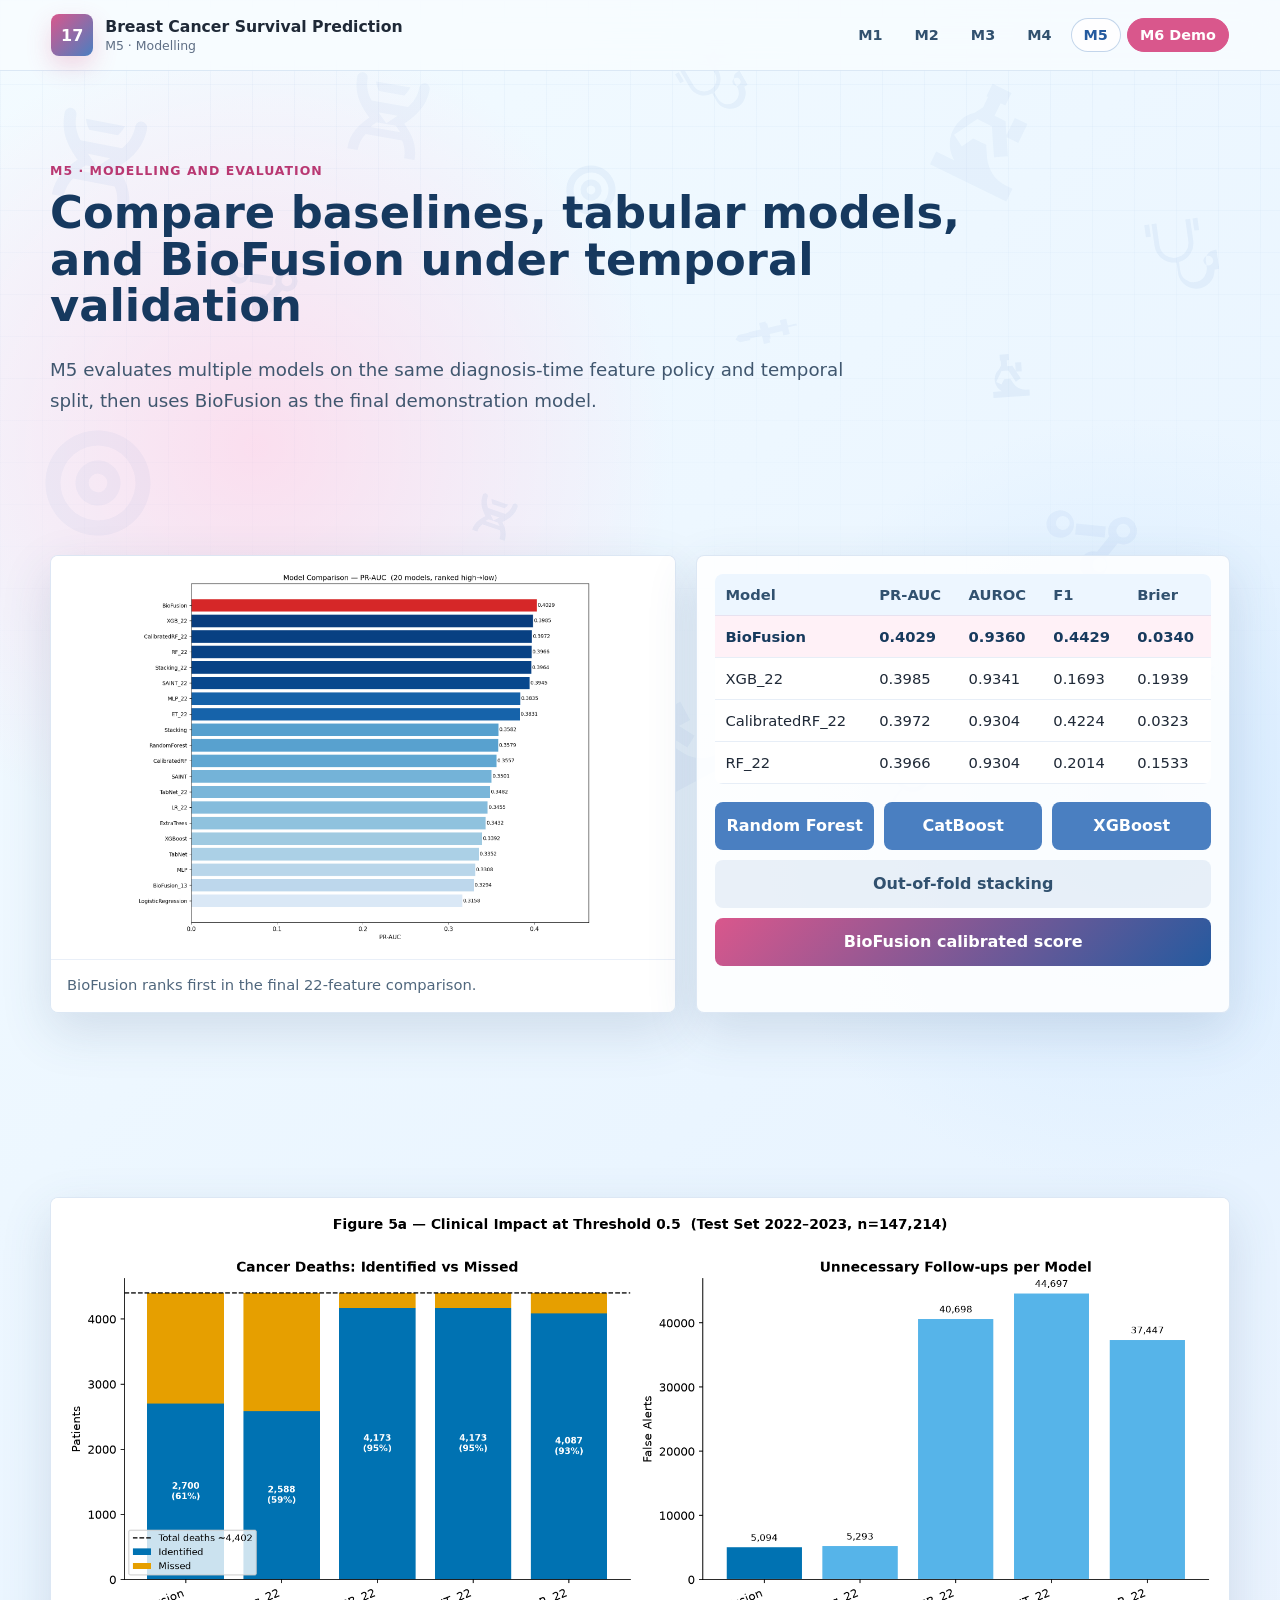
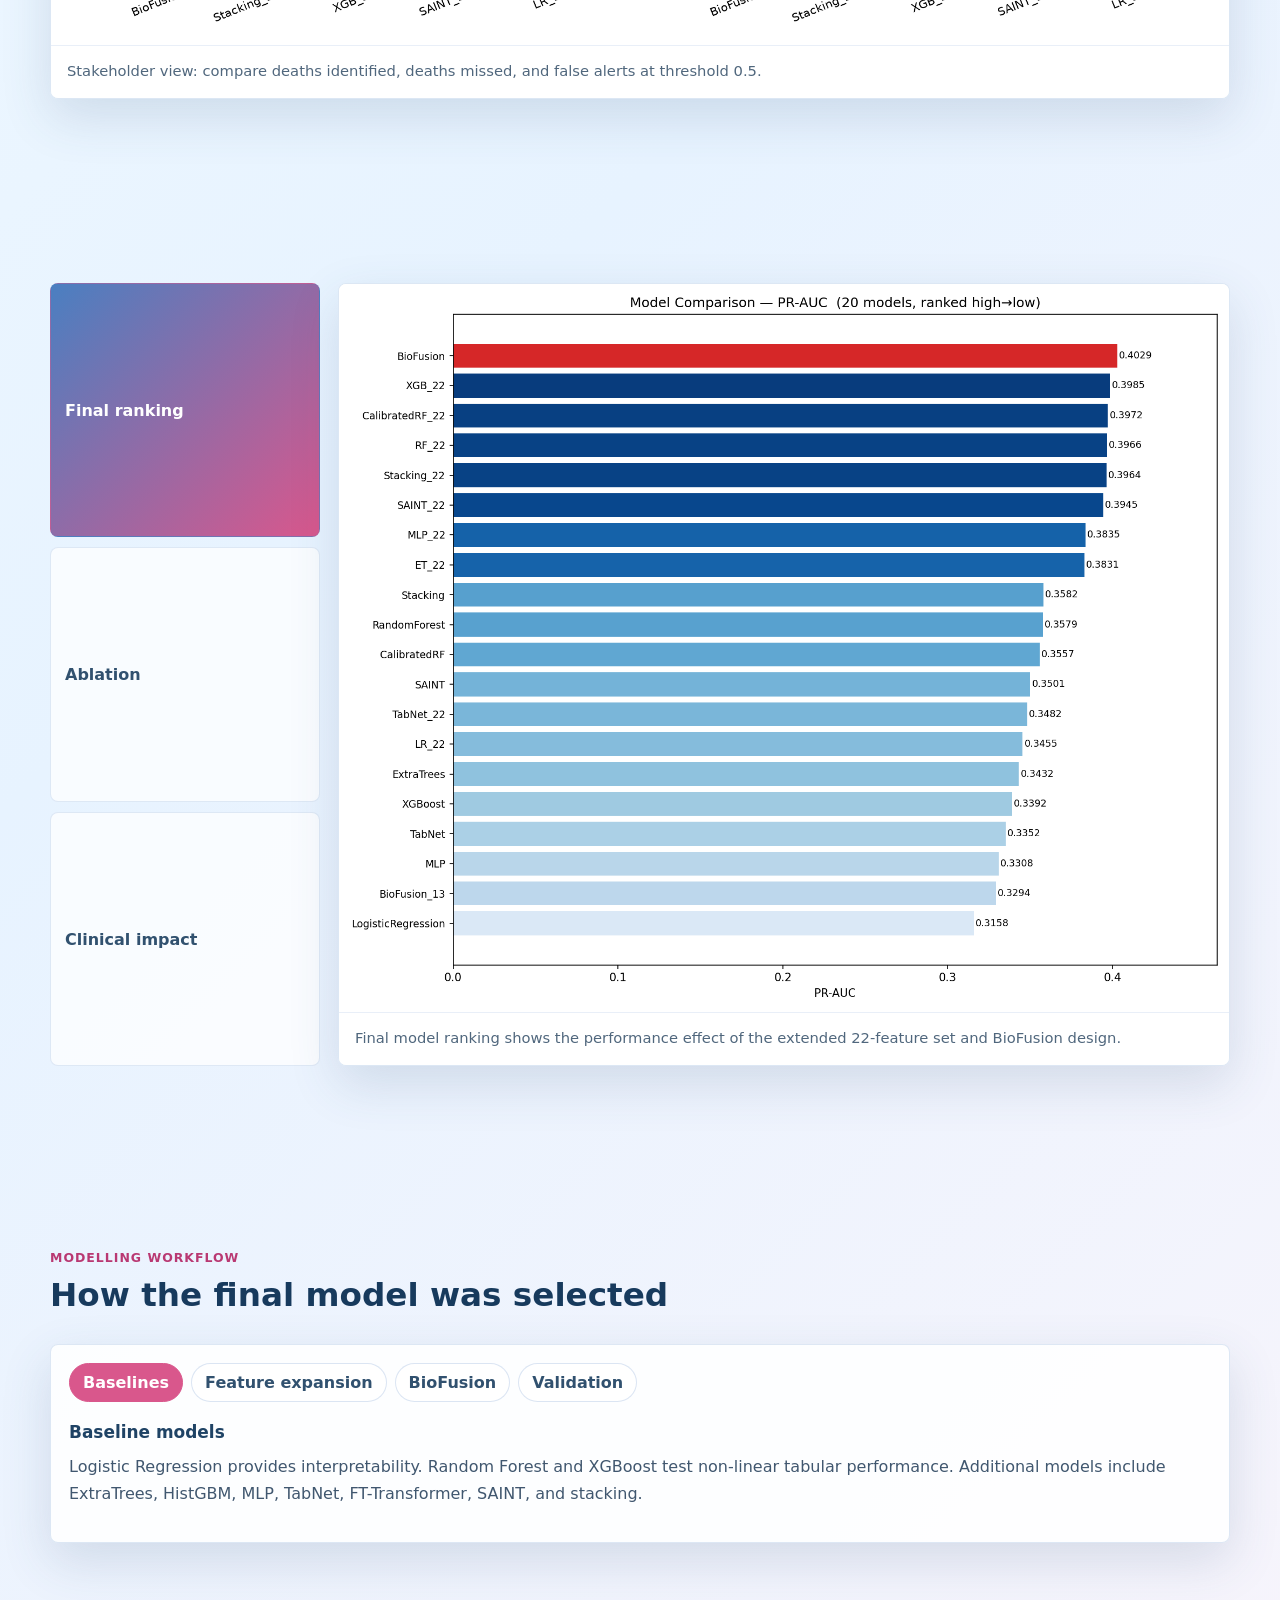
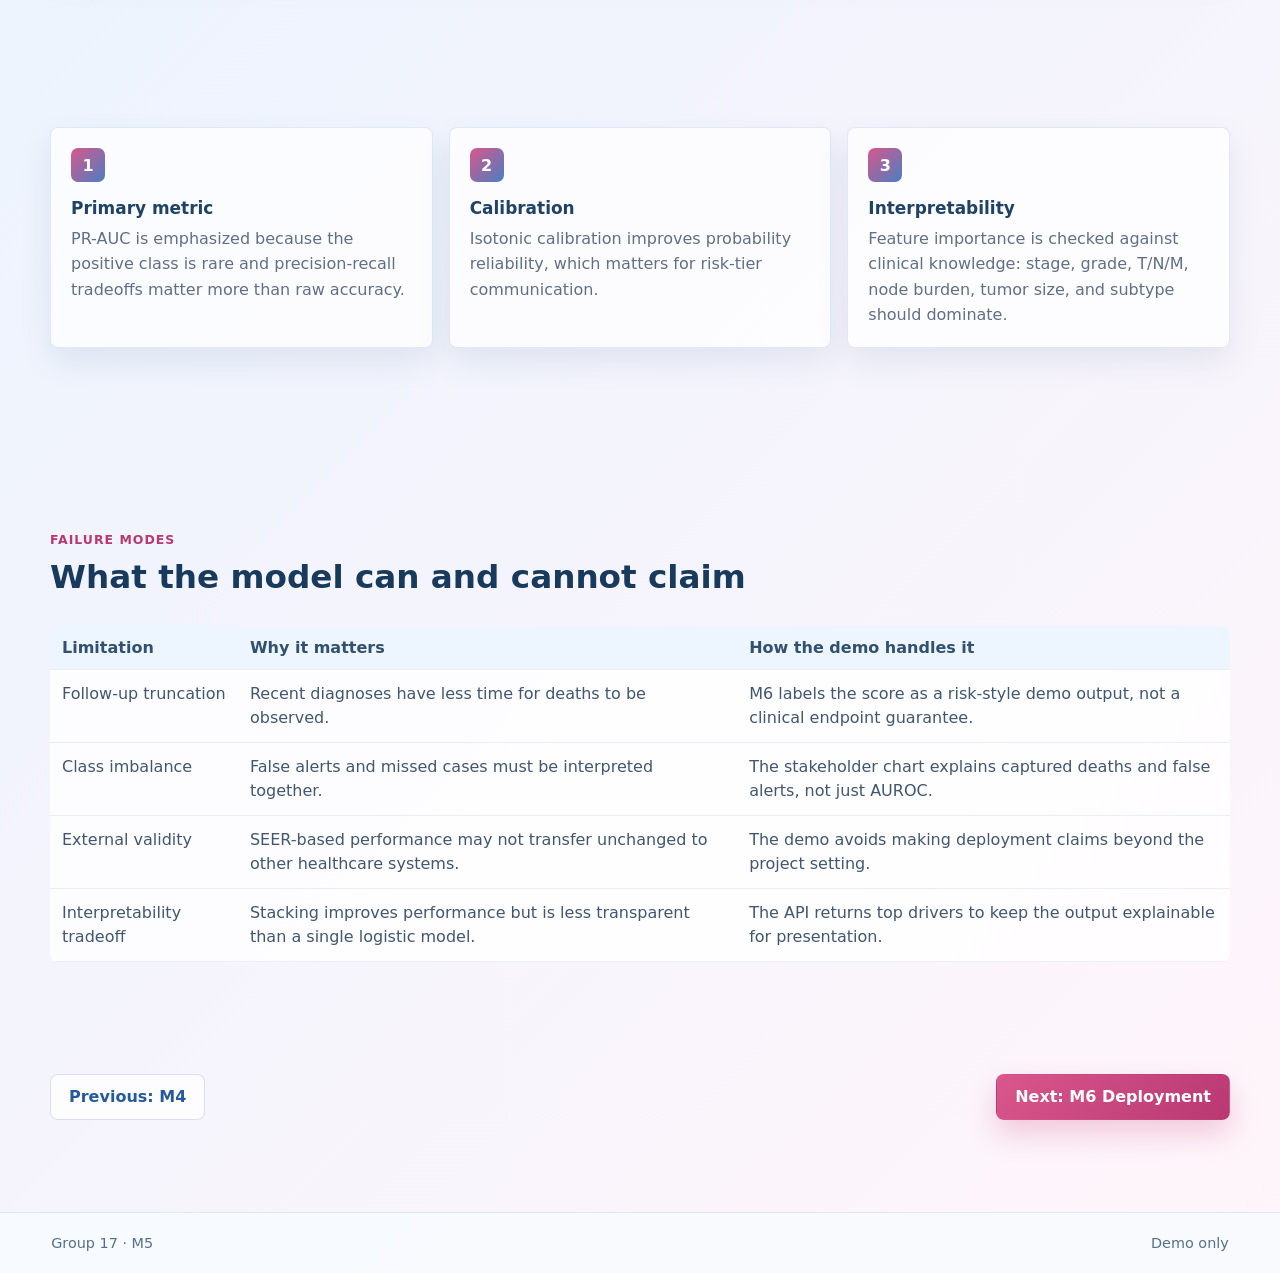
<file: m5.html>
<!doctype html>
<html lang="en">
  <head>
    <meta charset="utf-8" />
    <meta name="viewport" content="width=device-width, initial-scale=1" />
    <title>M5 Modelling | Group 17 Demo</title>
    <link rel="stylesheet" href="styles.css" />
  </head>
  <body data-page="m5">
    <div id="decor"></div>
    <header class="site-header">
      <a class="brand" href="index.html">
        <span class="brand-mark">17</span>
        <span><strong>Breast Cancer Survival Prediction</strong><small>M5 · Modelling</small></span>
      </a>
      <nav class="main-nav" aria-label="Milestone navigation">
        <a href="m1.html">M1</a><a href="m2.html">M2</a><a href="m3.html">M3</a>
        <a href="m4.html">M4</a><a class="active" href="m5.html">M5</a><a class="demo-link" href="m6.html">M6 Demo</a>
      </nav>
    </header>
    <main>
      <section class="page-hero section-band">
        <p class="milestone-label">M5 · Modelling and Evaluation</p>
        <h1>Compare baselines, tabular models, and BioFusion under temporal validation</h1>
        <p>
          M5 evaluates multiple models on the same diagnosis-time feature policy and temporal split,
          then uses BioFusion as the final demonstration model.
        </p>
      </section>
      <section class="section-band model-layout">
        <figure class="figure-panel compact">
          <img src="assets/final_comparison.png" alt="Final model comparison" />
          <figcaption>BioFusion ranks first in the final 22-feature comparison.</figcaption>
        </figure>
        <div class="model-table-wrap">
          <table class="model-table">
            <thead><tr><th>Model</th><th>PR-AUC</th><th>AUROC</th><th>F1</th><th>Brier</th></tr></thead>
            <tbody>
              <tr class="best-row"><td>BioFusion</td><td>0.4029</td><td>0.9360</td><td>0.4429</td><td>0.0340</td></tr>
              <tr><td>XGB_22</td><td>0.3985</td><td>0.9341</td><td>0.1693</td><td>0.1939</td></tr>
              <tr><td>CalibratedRF_22</td><td>0.3972</td><td>0.9304</td><td>0.4224</td><td>0.0323</td></tr>
              <tr><td>RF_22</td><td>0.3966</td><td>0.9304</td><td>0.2014</td><td>0.1533</td></tr>
            </tbody>
          </table>
          <div class="architecture">
            <div>Random Forest</div><div>CatBoost</div><div>XGBoost</div>
            <span>Out-of-fold stacking</span>
            <strong>BioFusion calibrated score</strong>
          </div>
        </div>
      </section>
      <section class="section-band">
        <figure class="figure-panel wide">
          <img src="assets/clinical_impact.png" alt="Clinical impact comparison" />
          <figcaption>Stakeholder view: compare deaths identified, deaths missed, and false alerts at threshold 0.5.</figcaption>
        </figure>
      </section>
      <section class="section-band">
        <div class="gallery-shell" data-gallery>
          <div class="gallery-buttons">
            <button class="active" type="button" data-gallery-target data-src="assets/final_comparison.png" data-alt="Final comparison" data-caption="Final model ranking shows the performance effect of the extended 22-feature set and BioFusion design.">Final ranking</button>
            <button type="button" data-gallery-target data-src="assets/biofusion_ablation.png" data-alt="BioFusion ablation" data-caption="Ablation compares base learner combinations and shows how CatBoost, XGBoost, and Random Forest contribute differently.">Ablation</button>
            <button type="button" data-gallery-target data-src="assets/clinical_impact.png" data-alt="Clinical impact" data-caption="Stakeholder view translates model metrics into deaths identified, deaths missed, and false alerts.">Clinical impact</button>
          </div>
          <figure class="figure-panel">
            <img data-gallery-image src="assets/final_comparison.png" alt="Final comparison" />
            <figcaption data-gallery-caption>Final model ranking shows the performance effect of the extended 22-feature set and BioFusion design.</figcaption>
          </figure>
        </div>
      </section>
      <section class="section-band">
        <div class="section-head">
          <p class="eyebrow">Modelling workflow</p>
          <h2>How the final model was selected</h2>
        </div>
        <div class="tab-shell" data-tab-group>
          <div class="tab-buttons">
            <button class="active" data-tab="baseline" type="button">Baselines</button>
            <button data-tab="features" type="button">Feature expansion</button>
            <button data-tab="fusion" type="button">BioFusion</button>
            <button data-tab="validation" type="button">Validation</button>
          </div>
          <div class="tab-panel active" data-tab-panel="baseline">
            <h3>Baseline models</h3>
            <p>Logistic Regression provides interpretability. Random Forest and XGBoost test non-linear tabular performance. Additional models include ExtraTrees, HistGBM, MLP, TabNet, FT-Transformer, SAINT, and stacking.</p>
          </div>
          <div class="tab-panel" data-tab-panel="features">
            <h3>From 13 features to 22 features</h3>
            <p>The final feature set adds T/N/M recodes, lymph node counts, node ratio, metastatic sites, pathological grade, histology group, marital status, metro context, income order, age, and COVID-period indicator.</p>
          </div>
          <div class="tab-panel" data-tab-panel="fusion">
            <h3>BioFusion design</h3>
            <p>BioFusion combines Random Forest, CatBoost, and XGBoost base learners through out-of-fold stacking, then applies an XGBoost meta-learner and isotonic calibration.</p>
          </div>
          <div class="tab-panel" data-tab-panel="validation">
            <h3>Validation and limitations</h3>
            <p>The primary holdout is temporal: training on 2018-2021 and testing on 2022-2023. The model reports PR-AUC, AUROC, F1, precision, recall, and Brier Score, while acknowledging follow-up truncation and external validity limitations.</p>
          </div>
        </div>
      </section>
      <section class="section-band">
        <div class="detail-grid">
          <article class="detail-card"><span>1</span><h3>Primary metric</h3><p>PR-AUC is emphasized because the positive class is rare and precision-recall tradeoffs matter more than raw accuracy.</p></article>
          <article class="detail-card"><span>2</span><h3>Calibration</h3><p>Isotonic calibration improves probability reliability, which matters for risk-tier communication.</p></article>
          <article class="detail-card"><span>3</span><h3>Interpretability</h3><p>Feature importance is checked against clinical knowledge: stage, grade, T/N/M, node burden, tumor size, and subtype should dominate.</p></article>
        </div>
      </section>
      <section class="section-band">
        <div class="section-head">
          <p class="eyebrow">Failure modes</p>
          <h2>What the model can and cannot claim</h2>
        </div>
        <table class="mini-table">
          <thead><tr><th>Limitation</th><th>Why it matters</th><th>How the demo handles it</th></tr></thead>
          <tbody>
            <tr><td>Follow-up truncation</td><td>Recent diagnoses have less time for deaths to be observed.</td><td>M6 labels the score as a risk-style demo output, not a clinical endpoint guarantee.</td></tr>
            <tr><td>Class imbalance</td><td>False alerts and missed cases must be interpreted together.</td><td>The stakeholder chart explains captured deaths and false alerts, not just AUROC.</td></tr>
            <tr><td>External validity</td><td>SEER-based performance may not transfer unchanged to other healthcare systems.</td><td>The demo avoids making deployment claims beyond the project setting.</td></tr>
            <tr><td>Interpretability tradeoff</td><td>Stacking improves performance but is less transparent than a single logistic model.</td><td>The API returns top drivers to keep the output explainable for presentation.</td></tr>
          </tbody>
        </table>
      </section>
      <section class="section-band nav-pager">
        <a class="secondary-action" href="m4.html">Previous: M4</a>
        <a class="primary-action" href="m6.html">Next: M6 Deployment</a>
      </section>
    </main>
    <footer class="site-footer"><span>Group 17 · M5</span><span>Demo only</span></footer>
    <script src="script.js"></script>
  </body>
</html>
</file>
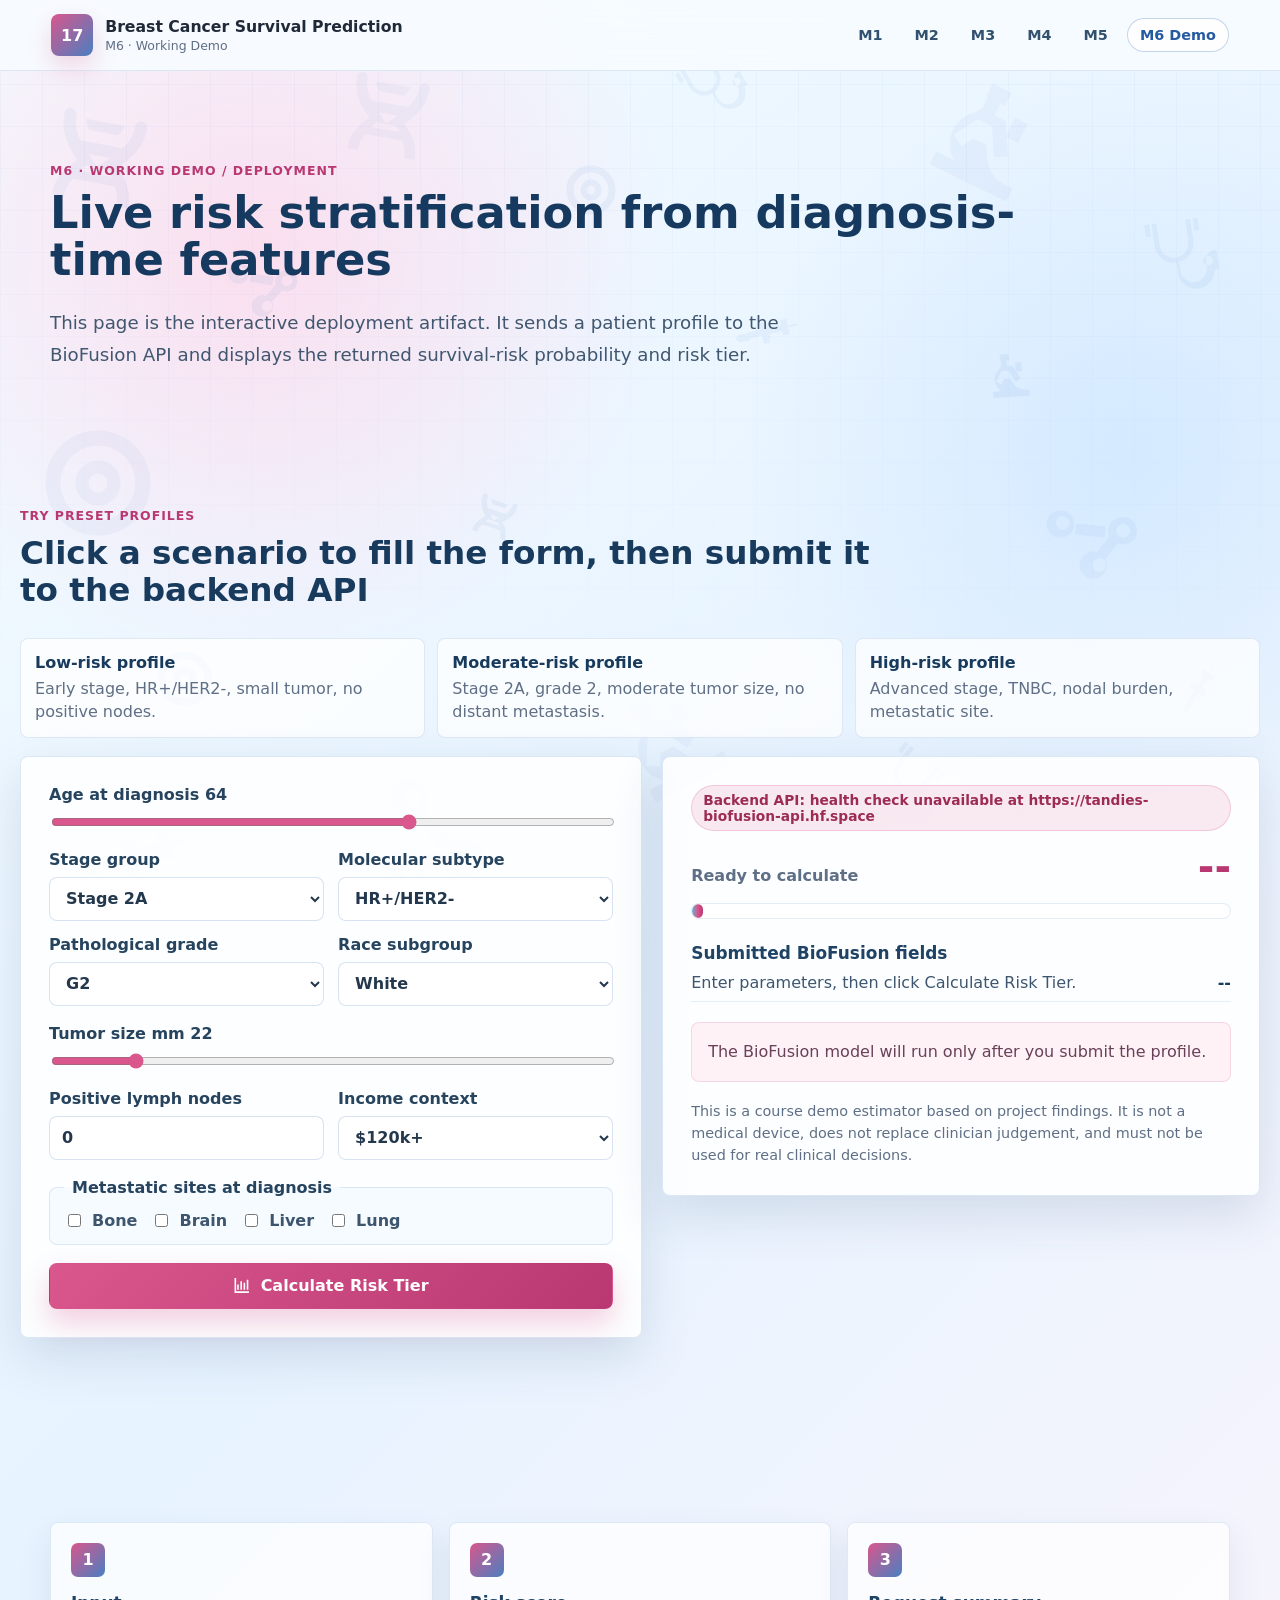
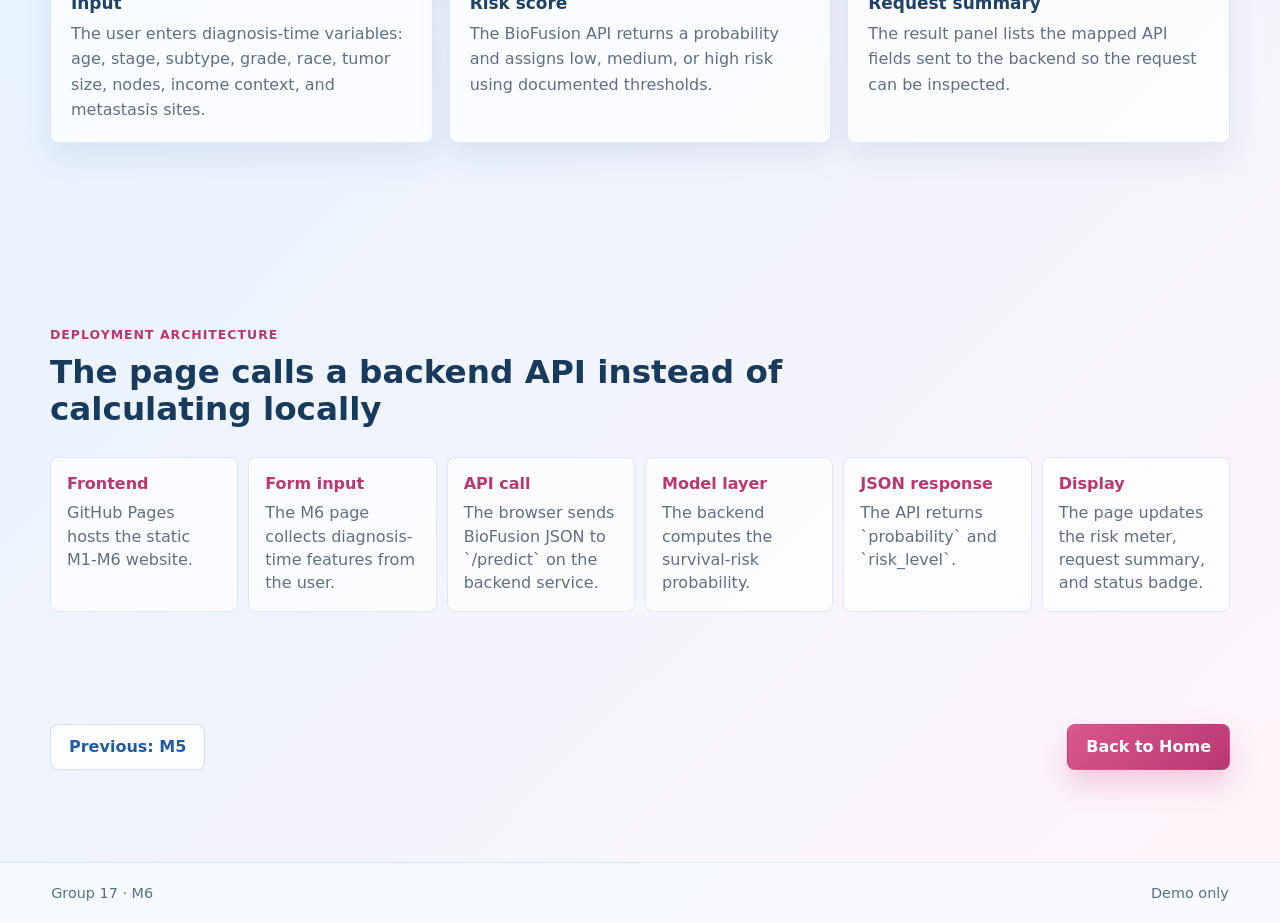
<file: m6.html>
<!doctype html>
<html lang="en">
  <head>
    <meta charset="utf-8" />
    <meta name="viewport" content="width=device-width, initial-scale=1" />
    <title>M6 Live Demo | Group 17 Demo</title>
    <link rel="stylesheet" href="styles.css" />
  </head>
  <body data-page="m6">
    <div id="decor"></div>
    <header class="site-header">
      <a class="brand" href="index.html">
        <span class="brand-mark">17</span>
        <span><strong>Breast Cancer Survival Prediction</strong><small>M6 · Working Demo</small></span>
      </a>
      <nav class="main-nav" aria-label="Milestone navigation">
        <a href="m1.html">M1</a><a href="m2.html">M2</a><a href="m3.html">M3</a>
        <a href="m4.html">M4</a><a href="m5.html">M5</a><a class="demo-link active" href="m6.html">M6 Demo</a>
      </nav>
    </header>
    <main>
      <section class="page-hero section-band">
        <p class="milestone-label">M6 · Working Demo / Deployment</p>
        <h1>Live risk stratification from diagnosis-time features</h1>
        <p>
          This page is the interactive deployment artifact. It sends a patient profile to the
          BioFusion API and displays the returned survival-risk probability and risk tier.
        </p>
      </section>
      <section class="section-band demo-section">
        <div class="section-head">
          <p class="eyebrow">Try preset profiles</p>
          <h2>Click a scenario to fill the form, then submit it to the backend API</h2>
        </div>
        <div class="scenario-grid">
          <button class="scenario-button" type="button" data-preset="low"><strong>Low-risk profile</strong><span>Early stage, HR+/HER2-, small tumor, no positive nodes.</span></button>
          <button class="scenario-button" type="button" data-preset="moderate"><strong>Moderate-risk profile</strong><span>Stage 2A, grade 2, moderate tumor size, no distant metastasis.</span></button>
          <button class="scenario-button" type="button" data-preset="high"><strong>High-risk profile</strong><span>Advanced stage, TNBC, nodal burden, metastatic site.</span></button>
        </div>
        <div class="demo-shell">
          <form id="riskForm" class="form-panel">
            <div class="field-row">
              <label for="age">Age at diagnosis <span id="ageValue">64</span></label>
              <input id="age" name="age" type="range" min="18" max="90" value="64" />
            </div>
            <div class="field-grid">
              <label>Stage group<select id="stage" name="stage"><option value="1A">Stage 1A</option><option value="1B">Stage 1B</option><option value="2A" selected>Stage 2A</option><option value="2B">Stage 2B</option><option value="3A">Stage 3A</option><option value="3B">Stage 3B</option><option value="3C">Stage 3C</option><option value="4">Stage 4</option></select></label>
              <label>Molecular subtype<select id="subtype" name="subtype"><option value="HR+/HER2-" selected>HR+/HER2-</option><option value="HR+/HER2+">HR+/HER2+</option><option value="HR-/HER2+">HR-/HER2+</option><option value="HR-/HER2-">HR-/HER2- / TNBC</option><option value="Unknown">Unknown</option></select></label>
              <label>Pathological grade<select id="grade" name="grade"><option value="G1">G1</option><option value="G2" selected>G2</option><option value="G3">G3</option><option value="G4">G4</option><option value="Unknown">Unknown</option></select></label>
              <label>Race subgroup<select id="race" name="race"><option value="White" selected>White</option><option value="Black">Black</option><option value="Asian or Pacific Islander">Asian / Pacific Islander</option><option value="American Indian/Alaska Native">American Indian / Alaska Native</option><option value="Unknown">Unknown</option></select></label>
            </div>
            <div class="field-row">
              <label for="tumorSize">Tumor size mm <span id="tumorValue">22</span></label>
              <input id="tumorSize" name="tumorSize" type="range" min="1" max="150" value="22" />
            </div>
            <div class="field-grid">
              <label>Positive lymph nodes<input id="nodesPositive" name="nodesPositive" type="number" min="0" max="40" value="0" /></label>
              <label>Income context<select id="income" name="income"><option value="120k+" selected>$120k+</option><option value="100-119k">$100k-$119k</option><option value="80-99k">$80k-$99k</option><option value="60-79k">$60k-$79k</option><option value="<60k">&lt;$60k</option><option value="Missing">Missing</option></select></label>
            </div>
            <fieldset class="toggle-set">
              <legend>Metastatic sites at diagnosis</legend>
              <label><input type="checkbox" name="mets" value="bone" /> Bone</label>
              <label><input type="checkbox" name="mets" value="brain" /> Brain</label>
              <label><input type="checkbox" name="mets" value="liver" /> Liver</label>
              <label><input type="checkbox" name="mets" value="lung" /> Lung</label>
            </fieldset>
            <button class="primary-action full-width" type="submit">
              <svg aria-hidden="true"><use href="#fa-chart"></use></svg>
              Calculate Risk Tier
            </button>
          </form>
          <aside class="result-panel" aria-live="polite">
            <div class="api-status" id="apiStatus">Backend API: checking...</div>
            <div class="result-top"><span id="riskTier">Ready to calculate</span><strong id="riskScore">--</strong></div>
            <div class="risk-meter" aria-hidden="true"><span id="riskFill"></span></div>
            <div class="result-detail"><h3>Submitted BioFusion fields</h3><ul id="factorList"></ul></div>
            <div class="recommendation" id="recommendation"></div>
            <p class="demo-note">
              This is a course demo estimator based on project findings. It is not a medical device,
              does not replace clinician judgement, and must not be used for real clinical decisions.
            </p>
          </aside>
        </div>
      </section>
      <section class="section-band">
        <div class="detail-grid">
          <article class="detail-card"><span>1</span><h3>Input</h3><p>The user enters diagnosis-time variables: age, stage, subtype, grade, race, tumor size, nodes, income context, and metastasis sites.</p></article>
          <article class="detail-card"><span>2</span><h3>Risk score</h3><p>The BioFusion API returns a probability and assigns low, medium, or high risk using documented thresholds.</p></article>
          <article class="detail-card"><span>3</span><h3>Request summary</h3><p>The result panel lists the mapped API fields sent to the backend so the request can be inspected.</p></article>
        </div>
      </section>
      <section class="section-band">
        <div class="section-head">
          <p class="eyebrow">Deployment architecture</p>
          <h2>The page calls a backend API instead of calculating locally</h2>
        </div>
        <div class="flow-board six">
          <div class="flow-step"><strong>Frontend</strong><span>GitHub Pages hosts the static M1-M6 website.</span></div>
          <div class="flow-step"><strong>Form input</strong><span>The M6 page collects diagnosis-time features from the user.</span></div>
          <div class="flow-step"><strong>API call</strong><span>The browser sends BioFusion JSON to `/predict` on the backend service.</span></div>
          <div class="flow-step"><strong>Model layer</strong><span>The backend computes the survival-risk probability.</span></div>
          <div class="flow-step"><strong>JSON response</strong><span>The API returns `probability` and `risk_level`.</span></div>
          <div class="flow-step"><strong>Display</strong><span>The page updates the risk meter, request summary, and status badge.</span></div>
        </div>
      </section>
      <section class="section-band nav-pager">
        <a class="secondary-action" href="m5.html">Previous: M5</a>
        <a class="primary-action" href="index.html">Back to Home</a>
      </section>
    </main>
    <footer class="site-footer"><span>Group 17 · M6</span><span>Demo only</span></footer>
    <script src="config.js"></script>
    <script src="script.js"></script>
  </body>
</html>
</file>
<file: styles.css>
:root {
  --ink: #1f2937;
  --muted: #5f6f85;
  --soft-blue: #eaf5ff;
  --blue: #4a7fc1;
  --blue-deep: #245a9f;
  --pink: #d9578c;
  --pink-deep: #b93872;
  --rose-soft: #fff0f6;
  --surface: rgba(255, 255, 255, 0.86);
  --line: rgba(74, 127, 193, 0.18);
  --shadow: 0 18px 50px rgba(53, 84, 125, 0.16);
  --radius: 8px;
}

* {
  box-sizing: border-box;
}

html {
  scroll-behavior: smooth;
}

body {
  margin: 0;
  color: var(--ink);
  font-family: Inter, ui-sans-serif, system-ui, -apple-system, BlinkMacSystemFont, "Segoe UI", Arial, sans-serif;
  background:
    radial-gradient(circle at 20% 10%, rgba(255, 212, 232, 0.72), transparent 26rem),
    radial-gradient(circle at 88% 18%, rgba(207, 231, 255, 0.78), transparent 24rem),
    linear-gradient(135deg, #f3fbff 0%, #e7f3ff 42%, #fff5fa 100%);
  min-height: 100vh;
  overflow-x: hidden;
}

body::before {
  content: "";
  position: fixed;
  inset: 0;
  pointer-events: none;
  background-image:
    linear-gradient(rgba(74, 127, 193, 0.05) 1px, transparent 1px),
    linear-gradient(90deg, rgba(74, 127, 193, 0.05) 1px, transparent 1px);
  background-size: 42px 42px;
  mask-image: linear-gradient(to bottom, rgba(0, 0, 0, 0.85), transparent 86%);
  z-index: -3;
}

img {
  display: block;
  max-width: 100%;
}

a {
  color: inherit;
  text-decoration: none;
}

button,
input,
select {
  font: inherit;
}

.svg-sprite {
  position: absolute;
  width: 0;
  height: 0;
  overflow: hidden;
}

.medical-background {
  position: fixed;
  inset: 0;
  z-index: -2;
  overflow: hidden;
  pointer-events: none;
}

.med-bg-icon {
  position: absolute;
  width: var(--size);
  height: var(--size);
  color: #4a7fc1;
  fill: currentColor;
  opacity: var(--op);
  transform: rotate(var(--rot));
}

.med-bg-icon.spin {
  animation: rotate 40s linear infinite;
  transform-origin: center;
}

.i1 { --size: 96px; --op: 0.06; --rot: 11deg; left: 4%; top: 12%; }
.i2 { --size: 68px; --op: 0.08; --rot: -18deg; left: 18%; top: 28%; }
.i3 { --size: 112px; --op: 0.05; --rot: 26deg; left: 73%; top: 9%; }
.i4 { --size: 78px; --op: 0.07; --rot: -8deg; left: 89%; top: 24%; }
.i5 { --size: 52px; --op: 0.06; --rot: 32deg; left: 58%; top: 34%; }
.i6 { --size: 120px; --op: 0.05; --rot: 5deg; left: 3%; top: 47%; }
.i7 { --size: 42px; --op: 0.08; --rot: 19deg; left: 37%; top: 55%; }
.i8 { --size: 88px; --op: 0.06; --rot: -21deg; left: 82%; top: 55%; }
.i9 { --size: 62px; --op: 0.07; --rot: 15deg; left: 12%; top: 72%; }
.i10 { --size: 110px; --op: 0.05; --rot: -28deg; left: 48%; top: 76%; }
.i11 { --size: 74px; --op: 0.06; --rot: 38deg; left: 68%; top: 83%; }
.i12 { --size: 44px; --op: 0.08; --rot: -11deg; left: 92%; top: 74%; }
.i13 { --size: 84px; --op: 0.05; --rot: 10deg; left: 27%; top: 8%; }
.i14 { --size: 56px; --op: 0.07; --rot: -19deg; left: 44%; top: 18%; }
.i15 { --size: 116px; --op: 0.05; --rot: 21deg; left: 29%; top: 87%; }
.i16 { --size: 48px; --op: 0.08; --rot: -4deg; left: 77%; top: 39%; }
.i17 { --size: 92px; --op: 0.06; --rot: 30deg; left: 7%; top: 90%; }
.i18 { --size: 66px; --op: 0.07; --rot: -30deg; left: 53%; top: 6%; }

@keyframes rotate {
  from { rotate: 0deg; }
  to { rotate: 360deg; }
}

.site-header {
  position: sticky;
  top: 0;
  z-index: 20;
  display: flex;
  align-items: center;
  justify-content: space-between;
  gap: 24px;
  padding: 14px clamp(18px, 4vw, 56px);
  border-bottom: 1px solid rgba(74, 127, 193, 0.16);
  background: rgba(247, 252, 255, 0.88);
  backdrop-filter: blur(16px);
}

.brand {
  display: inline-flex;
  align-items: center;
  gap: 12px;
  min-width: 260px;
}

.brand-mark {
  display: grid;
  place-items: center;
  width: 42px;
  height: 42px;
  border-radius: 8px;
  background: linear-gradient(135deg, var(--pink), var(--blue));
  color: #fff;
  font-weight: 800;
  box-shadow: 0 10px 24px rgba(217, 87, 140, 0.24);
}

.brand strong {
  display: block;
  font-size: 0.98rem;
  letter-spacing: 0;
}

.brand small {
  display: block;
  color: var(--muted);
  font-size: 0.78rem;
  margin-top: 2px;
}

.main-nav {
  display: flex;
  align-items: center;
  gap: 6px;
  flex-wrap: wrap;
  justify-content: flex-end;
}

.main-nav a {
  border: 1px solid transparent;
  border-radius: 999px;
  color: #31516f;
  font-size: 0.9rem;
  font-weight: 700;
  padding: 8px 12px;
}

.main-nav a:hover {
  border-color: rgba(74, 127, 193, 0.25);
  background: rgba(255, 255, 255, 0.78);
}

.main-nav a.active {
  color: var(--blue-deep);
  border-color: rgba(74, 127, 193, 0.32);
  background: rgba(255, 255, 255, 0.88);
}

.main-nav .demo-link {
  color: #fff;
  background: var(--pink);
  border-color: var(--pink);
}

.section-band {
  width: min(1180px, calc(100% - 32px));
  margin: 0 auto;
  padding: clamp(56px, 8vw, 92px) 0;
}

.hero {
  min-height: calc(100vh - 72px);
  display: grid;
  grid-template-columns: minmax(0, 1.08fr) minmax(360px, 0.92fr);
  align-items: center;
  gap: clamp(36px, 6vw, 72px);
  padding-top: 42px;
}

.page-hero {
  padding-bottom: 28px;
}

.page-hero h1 {
  max-width: 980px;
  font-size: clamp(2rem, 3.5vw, 3.6rem);
}

.page-hero p:not(.milestone-label) {
  max-width: 820px;
  color: #40576f;
  font-size: 1.14rem;
  line-height: 1.72;
}

.eyebrow,
.milestone-label {
  color: var(--pink-deep);
  font-weight: 800;
  text-transform: uppercase;
  letter-spacing: 0.08em;
  font-size: 0.78rem;
  margin: 0 0 12px;
}

h1,
h2,
h3,
p {
  margin-top: 0;
}

h1 {
  font-size: clamp(2rem, 4.2vw, 4.25rem);
  line-height: 1.04;
  letter-spacing: 0;
  margin-bottom: 24px;
  color: #16395f;
}

h2 {
  font-size: clamp(1.45rem, 2.55vw, 2.45rem);
  line-height: 1.12;
  letter-spacing: 0;
  margin-bottom: 18px;
  color: #173a5d;
}

h3 {
  font-size: 1.06rem;
  margin-bottom: 8px;
  color: #1f4365;
}

.hero-lede,
.section-copy p,
.section-head p:not(.eyebrow):not(.milestone-label) {
  color: #40576f;
  font-size: 1.08rem;
  line-height: 1.72;
  max-width: 760px;
}

.hero-actions {
  display: flex;
  gap: 12px;
  flex-wrap: wrap;
  align-items: center;
  margin-top: 30px;
}

.primary-action,
.secondary-action {
  display: inline-flex;
  align-items: center;
  justify-content: center;
  gap: 10px;
  min-height: 46px;
  border-radius: 8px;
  border: 1px solid transparent;
  font-weight: 800;
  padding: 12px 18px;
  cursor: pointer;
  transition: transform 160ms ease, box-shadow 160ms ease, background 160ms ease;
}

.primary-action {
  color: #fff;
  background: linear-gradient(135deg, var(--pink), var(--pink-deep));
  box-shadow: 0 14px 28px rgba(217, 87, 140, 0.28);
}

.primary-action svg {
  width: 17px;
  height: 17px;
  fill: currentColor;
}

.secondary-action {
  color: var(--blue-deep);
  background: rgba(255, 255, 255, 0.76);
  border-color: rgba(74, 127, 193, 0.22);
}

.primary-action:hover,
.secondary-action:hover {
  transform: translateY(-1px);
}

.hero-dashboard,
.figure-panel,
.data-grid article,
.form-panel,
.result-panel,
.model-table-wrap {
  border: 1px solid var(--line);
  border-radius: var(--radius);
  background: var(--surface);
  box-shadow: var(--shadow);
}

.hero-dashboard {
  padding: 18px;
}

.metric-strip {
  display: grid;
  grid-template-columns: repeat(2, minmax(0, 1fr));
  gap: 10px;
}

.metric-strip div {
  border-radius: 8px;
  background: linear-gradient(180deg, rgba(255, 255, 255, 0.92), rgba(234, 245, 255, 0.78));
  border: 1px solid rgba(74, 127, 193, 0.14);
  padding: 18px;
}

.metric-strip span {
  display: block;
  color: #15395c;
  font-size: clamp(1.35rem, 3vw, 2.2rem);
  font-weight: 850;
  line-height: 1;
}

.metric-strip small {
  display: block;
  color: var(--muted);
  margin-top: 8px;
  line-height: 1.35;
}

.live-preview {
  margin-top: 14px;
  border-radius: 8px;
  padding: 18px;
  background: linear-gradient(135deg, rgba(217, 87, 140, 0.11), rgba(74, 127, 193, 0.12));
}

.preview-head,
.result-top {
  display: flex;
  align-items: baseline;
  justify-content: space-between;
  gap: 14px;
}

.preview-head span,
.result-top span {
  color: var(--muted);
  font-weight: 800;
}

.preview-head strong,
.result-top strong {
  color: var(--pink-deep);
  font-size: 2.5rem;
  line-height: 1;
}

.risk-track,
.risk-meter {
  height: 12px;
  border-radius: 999px;
  overflow: hidden;
  margin: 16px 0 10px;
  background: rgba(255, 255, 255, 0.78);
  border: 1px solid rgba(74, 127, 193, 0.15);
}

.risk-track span,
.risk-meter span {
  display: block;
  height: 100%;
  border-radius: inherit;
  background: linear-gradient(90deg, #5fb5d4, #d9578c, #b93872);
}

.live-preview p {
  color: #476179;
  line-height: 1.55;
  margin-bottom: 0;
}

.section-head {
  max-width: 860px;
  margin-bottom: 30px;
}

.detail-grid {
  display: grid;
  grid-template-columns: repeat(3, minmax(0, 1fr));
  gap: 16px;
}

.detail-card {
  border: 1px solid rgba(74, 127, 193, 0.16);
  border-radius: 8px;
  background: rgba(255, 255, 255, 0.74);
  box-shadow: 0 14px 32px rgba(53, 84, 125, 0.1);
  padding: 20px;
}

.detail-card span {
  display: inline-flex;
  align-items: center;
  justify-content: center;
  min-width: 34px;
  height: 34px;
  border-radius: 7px;
  margin-bottom: 16px;
  color: #fff;
  font-weight: 850;
  background: linear-gradient(135deg, var(--pink), var(--blue));
}

.detail-card p {
  color: var(--muted);
  line-height: 1.58;
  margin-bottom: 0;
}

.summary-panel {
  border: 1px solid var(--line);
  border-radius: 8px;
  background: var(--surface);
  box-shadow: var(--shadow);
  padding: clamp(18px, 3vw, 28px);
}

.summary-panel p {
  color: #40576f;
  line-height: 1.68;
}

.summary-panel p:last-child {
  margin-bottom: 0;
}

.principle-grid {
  display: grid;
  grid-template-columns: repeat(2, minmax(0, 1fr));
  gap: 12px;
}

.principle-grid div {
  border: 1px solid rgba(74, 127, 193, 0.14);
  border-radius: 8px;
  background: rgba(255, 255, 255, 0.64);
  padding: 16px;
}

.principle-grid strong {
  display: block;
  color: #173a5d;
  margin-bottom: 6px;
}

.principle-grid span {
  color: var(--muted);
  line-height: 1.5;
}

.tab-shell {
  border: 1px solid var(--line);
  border-radius: 8px;
  background: var(--surface);
  box-shadow: var(--shadow);
  padding: 18px;
}

.tab-buttons {
  display: flex;
  flex-wrap: wrap;
  gap: 8px;
  margin-bottom: 16px;
}

.tab-buttons button {
  border: 1px solid rgba(74, 127, 193, 0.2);
  border-radius: 999px;
  color: #31516f;
  background: rgba(255, 255, 255, 0.82);
  font-weight: 800;
  padding: 9px 13px;
  cursor: pointer;
}

.tab-buttons button.active {
  color: #fff;
  background: var(--pink);
  border-color: var(--pink);
}

.tab-panel {
  display: none;
  color: #40576f;
  line-height: 1.68;
}

.tab-panel.active {
  display: block;
}

.tab-panel h3 {
  margin-top: 4px;
}

.accordion {
  display: grid;
  gap: 10px;
}

.accordion-item {
  border: 1px solid rgba(74, 127, 193, 0.16);
  border-radius: 8px;
  background: rgba(255, 255, 255, 0.72);
  overflow: hidden;
}

.accordion-button {
  width: 100%;
  display: flex;
  align-items: center;
  justify-content: space-between;
  gap: 12px;
  border: 0;
  background: transparent;
  color: #173a5d;
  font-weight: 850;
  text-align: left;
  padding: 16px 18px;
  cursor: pointer;
}

.accordion-button::after {
  content: "+";
  color: var(--pink-deep);
  font-size: 1.2rem;
}

.accordion-item.open .accordion-button::after {
  content: "-";
}

.accordion-panel {
  display: none;
  padding: 0 18px 18px;
  color: var(--muted);
  line-height: 1.62;
}

.accordion-item.open .accordion-panel {
  display: block;
}

.flow-board {
  display: grid;
  grid-template-columns: repeat(5, minmax(0, 1fr));
  gap: 10px;
}

.flow-board.six {
  grid-template-columns: repeat(6, minmax(0, 1fr));
}

.flow-step {
  position: relative;
  border: 1px solid rgba(74, 127, 193, 0.16);
  border-radius: 8px;
  background: rgba(255, 255, 255, 0.72);
  padding: 16px;
  min-height: 142px;
}

.flow-step strong {
  display: block;
  color: var(--pink-deep);
  margin-bottom: 8px;
}

.flow-step span {
  color: var(--muted);
  line-height: 1.46;
}

.mini-table {
  width: 100%;
  border-collapse: collapse;
  background: rgba(255, 255, 255, 0.82);
  border-radius: 8px;
  overflow: hidden;
}

.mini-table th,
.mini-table td {
  border-bottom: 1px solid rgba(74, 127, 193, 0.12);
  padding: 12px;
  text-align: left;
  vertical-align: top;
}

.mini-table th {
  color: #31516f;
  background: #edf6ff;
}

.mini-table td {
  color: #40576f;
  line-height: 1.5;
}

.scenario-grid {
  display: grid;
  grid-template-columns: repeat(3, minmax(0, 1fr));
  gap: 12px;
  margin-bottom: 18px;
}

.scenario-button {
  border: 1px solid rgba(74, 127, 193, 0.16);
  border-radius: 8px;
  background: rgba(255, 255, 255, 0.76);
  color: #31516f;
  padding: 14px;
  text-align: left;
  cursor: pointer;
}

.scenario-button strong,
.scenario-button span {
  display: block;
}

.scenario-button strong {
  color: #173a5d;
  margin-bottom: 6px;
}

.scenario-button span {
  color: var(--muted);
  line-height: 1.4;
}

.scenario-button:hover {
  border-color: rgba(217, 87, 140, 0.36);
  box-shadow: 0 12px 24px rgba(53, 84, 125, 0.1);
}

.gallery-shell {
  display: grid;
  grid-template-columns: 270px minmax(0, 1fr);
  gap: 18px;
}

.gallery-buttons {
  display: grid;
  gap: 10px;
}

.gallery-buttons button {
  border: 1px solid rgba(74, 127, 193, 0.16);
  border-radius: 8px;
  background: rgba(255, 255, 255, 0.74);
  color: #31516f;
  padding: 14px;
  text-align: left;
  font-weight: 800;
  cursor: pointer;
}

.gallery-buttons button.active {
  color: #fff;
  background: linear-gradient(135deg, var(--blue), var(--pink));
}

.timeline {
  display: grid;
  grid-template-columns: repeat(6, minmax(0, 1fr));
  gap: 12px;
}

.timeline a {
  position: relative;
  min-height: 150px;
  border: 1px solid rgba(74, 127, 193, 0.2);
  border-radius: var(--radius);
  background: rgba(255, 255, 255, 0.72);
  padding: 16px;
  overflow: hidden;
}

.timeline a::after {
  content: "";
  position: absolute;
  inset: auto 0 0;
  height: 5px;
  background: linear-gradient(90deg, var(--blue), var(--pink));
}

.timeline span {
  display: inline-grid;
  place-items: center;
  width: 38px;
  height: 38px;
  border-radius: 8px;
  color: #fff;
  background: var(--blue);
  font-weight: 850;
  margin-bottom: 18px;
}

.timeline strong,
.timeline small {
  display: block;
}

.timeline strong {
  color: #173a5d;
  line-height: 1.18;
}

.timeline small {
  color: var(--muted);
  margin-top: 8px;
}

.timeline a:hover {
  transform: translateY(-2px);
  box-shadow: 0 16px 30px rgba(53, 84, 125, 0.12);
}

.two-col {
  display: grid;
  grid-template-columns: minmax(0, 0.95fr) minmax(0, 1.05fr);
  align-items: center;
  gap: clamp(26px, 5vw, 56px);
}

.two-col.reverse {
  grid-template-columns: minmax(0, 1.05fr) minmax(0, 0.95fr);
}

.check-list {
  display: grid;
  gap: 10px;
  padding: 0;
  margin: 24px 0 0;
  list-style: none;
}

.check-list li {
  position: relative;
  padding-left: 28px;
  color: #334e68;
  line-height: 1.52;
}

.check-list li::before {
  content: "";
  position: absolute;
  left: 0;
  top: 0.42em;
  width: 14px;
  height: 14px;
  border-radius: 4px;
  background: var(--pink);
  box-shadow: inset 0 0 0 4px #fff;
}

.figure-panel {
  margin: 0;
  overflow: hidden;
}

.figure-panel img {
  width: 100%;
  background: #fff;
}

.figure-panel figcaption {
  color: #50677d;
  font-size: 0.92rem;
  line-height: 1.5;
  padding: 14px 16px 16px;
  border-top: 1px solid rgba(74, 127, 193, 0.12);
  background: rgba(255, 255, 255, 0.76);
}

.figure-panel.compact img {
  aspect-ratio: 1.55 / 1;
  object-fit: contain;
  padding: 12px;
}

.figure-panel.wide img {
  padding: 12px;
}

.data-grid {
  display: grid;
  grid-template-columns: repeat(3, minmax(0, 1fr));
  gap: 16px;
}

.data-grid article {
  padding: 24px;
}

.data-number {
  display: block;
  color: var(--pink-deep);
  font-size: clamp(1.8rem, 4vw, 3rem);
  font-weight: 850;
  line-height: 1;
  margin-bottom: 18px;
}

.data-grid p {
  color: var(--muted);
  line-height: 1.58;
  margin-bottom: 0;
}

.process-list {
  display: grid;
  gap: 10px;
  margin-top: 22px;
}

.process-list div {
  display: grid;
  grid-template-columns: 48px 1fr;
  align-items: center;
  gap: 12px;
  border: 1px solid rgba(74, 127, 193, 0.16);
  border-radius: 8px;
  background: rgba(255, 255, 255, 0.68);
  padding: 12px 14px;
  color: #38536b;
  line-height: 1.45;
}

.process-list span {
  display: grid;
  place-items: center;
  height: 34px;
  border-radius: 7px;
  background: rgba(217, 87, 140, 0.12);
  color: var(--pink-deep);
  font-weight: 850;
}

.evidence-grid {
  display: grid;
  grid-template-columns: repeat(2, minmax(0, 1fr));
  gap: 18px;
}

.insight-row {
  display: grid;
  grid-template-columns: repeat(4, minmax(0, 1fr));
  gap: 12px;
  margin-top: 18px;
}

.insight-row div,
.closing-grid div {
  border: 1px solid rgba(74, 127, 193, 0.16);
  border-radius: 8px;
  background: rgba(255, 255, 255, 0.66);
  padding: 16px;
}

.insight-row strong,
.closing-grid strong {
  display: block;
  color: #173a5d;
  margin-bottom: 6px;
}

.insight-row span,
.closing-grid span {
  color: var(--muted);
  line-height: 1.5;
}

.model-layout {
  display: grid;
  grid-template-columns: minmax(0, 1.08fr) minmax(360px, 0.92fr);
  gap: 20px;
  align-items: stretch;
}

.model-table-wrap {
  padding: 18px;
}

.model-table {
  width: 100%;
  border-collapse: collapse;
  overflow: hidden;
  border-radius: 8px;
  background: #fff;
}

.model-table th,
.model-table td {
  padding: 12px 10px;
  text-align: left;
  border-bottom: 1px solid rgba(74, 127, 193, 0.13);
  font-size: 0.92rem;
}

.model-table th {
  color: #31516f;
  background: #edf6ff;
}

.model-table .best-row td {
  color: #173a5d;
  font-weight: 850;
  background: #fff1f7;
}

.architecture {
  display: grid;
  grid-template-columns: repeat(3, 1fr);
  gap: 10px;
  margin-top: 18px;
}

.architecture div,
.architecture span,
.architecture strong {
  display: grid;
  place-items: center;
  min-height: 48px;
  border-radius: 8px;
  text-align: center;
  padding: 10px;
  line-height: 1.25;
}

.architecture div {
  color: #fff;
  background: var(--blue);
  font-weight: 800;
}

.architecture span {
  grid-column: 1 / 4;
  color: #31516f;
  background: rgba(74, 127, 193, 0.11);
  font-weight: 800;
}

.architecture strong {
  grid-column: 1 / 4;
  color: #fff;
  background: linear-gradient(135deg, var(--pink), var(--blue-deep));
}

.demo-section {
  width: min(1240px, calc(100% - 32px));
}

.demo-shell {
  display: grid;
  grid-template-columns: minmax(0, 1.02fr) minmax(340px, 0.98fr);
  gap: 20px;
  align-items: start;
}

.form-panel,
.result-panel {
  padding: clamp(18px, 3vw, 28px);
}

.field-row,
.field-grid label {
  display: grid;
  gap: 8px;
}

.field-row {
  margin-bottom: 18px;
}

.field-row label,
.field-grid label,
.toggle-set legend {
  color: #27445f;
  font-weight: 800;
}

.field-grid {
  display: grid;
  grid-template-columns: repeat(2, minmax(0, 1fr));
  gap: 14px;
  margin-bottom: 18px;
}

select,
input[type="number"] {
  width: 100%;
  min-height: 44px;
  border-radius: 8px;
  border: 1px solid rgba(74, 127, 193, 0.22);
  color: #24384d;
  background: rgba(255, 255, 255, 0.88);
  padding: 10px 12px;
}

input[type="range"] {
  width: 100%;
  accent-color: var(--pink);
}

.toggle-set {
  display: flex;
  flex-wrap: wrap;
  gap: 10px 14px;
  border: 1px solid rgba(74, 127, 193, 0.16);
  border-radius: 8px;
  padding: 14px;
  margin: 0 0 18px;
  background: rgba(234, 245, 255, 0.36);
}

.toggle-set legend {
  padding: 0 8px;
}

.toggle-set label {
  display: inline-flex;
  align-items: center;
  gap: 8px;
  color: #3d566e;
  font-weight: 700;
}

.toggle-set input {
  accent-color: var(--pink);
}

.full-width {
  width: 100%;
}

.result-panel {
  position: sticky;
  top: 92px;
}

.api-status {
  display: inline-flex;
  align-items: center;
  min-height: 30px;
  border-radius: 999px;
  padding: 6px 11px;
  margin-bottom: 16px;
  color: #31516f;
  background: rgba(74, 127, 193, 0.1);
  border: 1px solid rgba(74, 127, 193, 0.18);
  font-size: 0.86rem;
  font-weight: 800;
}

.api-status[data-kind="ok"] {
  color: #116149;
  background: rgba(48, 168, 122, 0.12);
  border-color: rgba(48, 168, 122, 0.24);
}

.api-status[data-kind="error"] {
  color: #9d2c54;
  background: rgba(217, 87, 140, 0.12);
  border-color: rgba(217, 87, 140, 0.24);
}

.risk-meter {
  height: 16px;
}

#riskFill {
  width: 28%;
}

.result-detail {
  margin-top: 24px;
}

.result-detail h3 {
  margin-bottom: 10px;
}

#factorList {
  display: grid;
  gap: 10px;
  list-style: none;
  padding: 0;
  margin: 0;
}

#factorList li {
  display: flex;
  justify-content: space-between;
  gap: 12px;
  border-bottom: 1px solid rgba(74, 127, 193, 0.12);
  padding-bottom: 9px;
  color: #3d566e;
}

#factorList strong {
  color: #173a5d;
}

.recommendation {
  border-radius: 8px;
  margin-top: 20px;
  padding: 16px;
  background: #fff2f7;
  border: 1px solid rgba(217, 87, 140, 0.18);
  color: #694158;
  line-height: 1.6;
}

.demo-note {
  color: var(--muted);
  font-size: 0.9rem;
  line-height: 1.55;
  margin: 18px 0 0;
}

.closing {
  display: grid;
  grid-template-columns: minmax(0, 0.85fr) minmax(0, 1.15fr);
  gap: 30px;
  align-items: start;
}

.closing-grid {
  display: grid;
  gap: 12px;
}

.site-footer {
  display: flex;
  justify-content: space-between;
  gap: 18px;
  flex-wrap: wrap;
  color: #55708a;
  border-top: 1px solid rgba(74, 127, 193, 0.16);
  padding: 22px clamp(18px, 4vw, 56px);
  background: rgba(247, 252, 255, 0.72);
  font-size: 0.9rem;
}

.nav-pager {
  display: flex;
  justify-content: space-between;
  gap: 14px;
  flex-wrap: wrap;
  padding-top: 20px;
}

@media (max-width: 980px) {
  .site-header {
    align-items: flex-start;
    flex-direction: column;
  }

  .main-nav {
    justify-content: flex-start;
  }

  .hero,
  .two-col,
  .two-col.reverse,
  .model-layout,
  .demo-shell,
  .closing {
    grid-template-columns: 1fr;
  }

  .hero {
    min-height: auto;
  }

  .timeline,
  .data-grid,
  .insight-row,
  .detail-grid,
  .flow-board,
  .flow-board.six,
  .scenario-grid,
  .principle-grid {
    grid-template-columns: repeat(2, minmax(0, 1fr));
  }

  .gallery-shell {
    grid-template-columns: 1fr;
  }

  .result-panel {
    position: static;
  }
}

@media (max-width: 680px) {
  .brand {
    min-width: 0;
  }

  .main-nav {
    width: 100%;
    display: grid;
    grid-template-columns: repeat(3, 1fr);
  }

  .main-nav a {
    text-align: center;
  }

  .section-band,
  .demo-section {
    width: min(100% - 22px, 1180px);
    padding: 48px 0;
  }

  .metric-strip,
  .timeline,
  .data-grid,
  .evidence-grid,
  .insight-row,
  .field-grid,
  .detail-grid,
  .flow-board,
  .flow-board.six,
  .scenario-grid,
  .principle-grid {
    grid-template-columns: 1fr;
  }

  .timeline a {
    min-height: 120px;
  }

  h1 {
    font-size: 2.15rem;
  }

  .preview-head strong,
  .result-top strong {
    font-size: 2rem;
  }
}

@media (prefers-reduced-motion: reduce) {
  html {
    scroll-behavior: auto;
  }

  *,
  *::before,
  *::after {
    animation-duration: 0.01ms !important;
    animation-iteration-count: 1 !important;
    scroll-behavior: auto !important;
    transition-duration: 0.01ms !important;
  }
}
</file>
